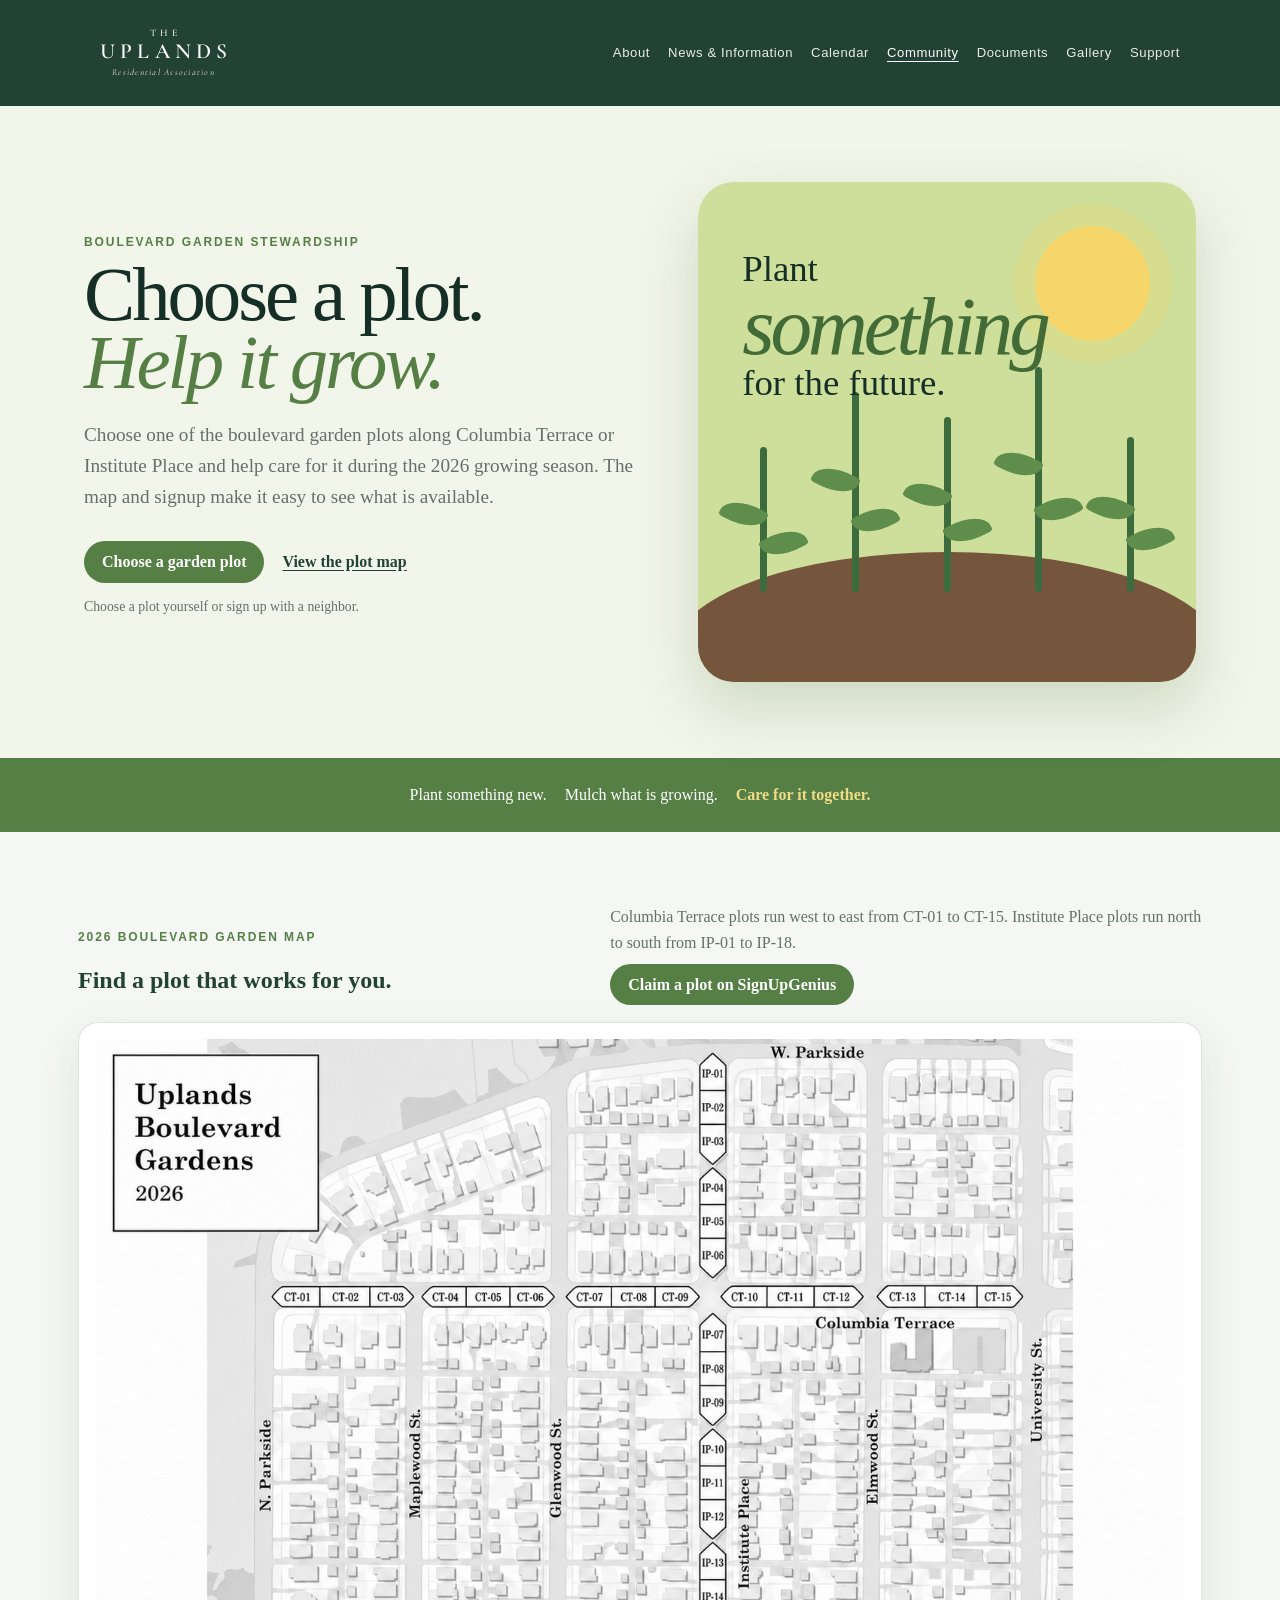
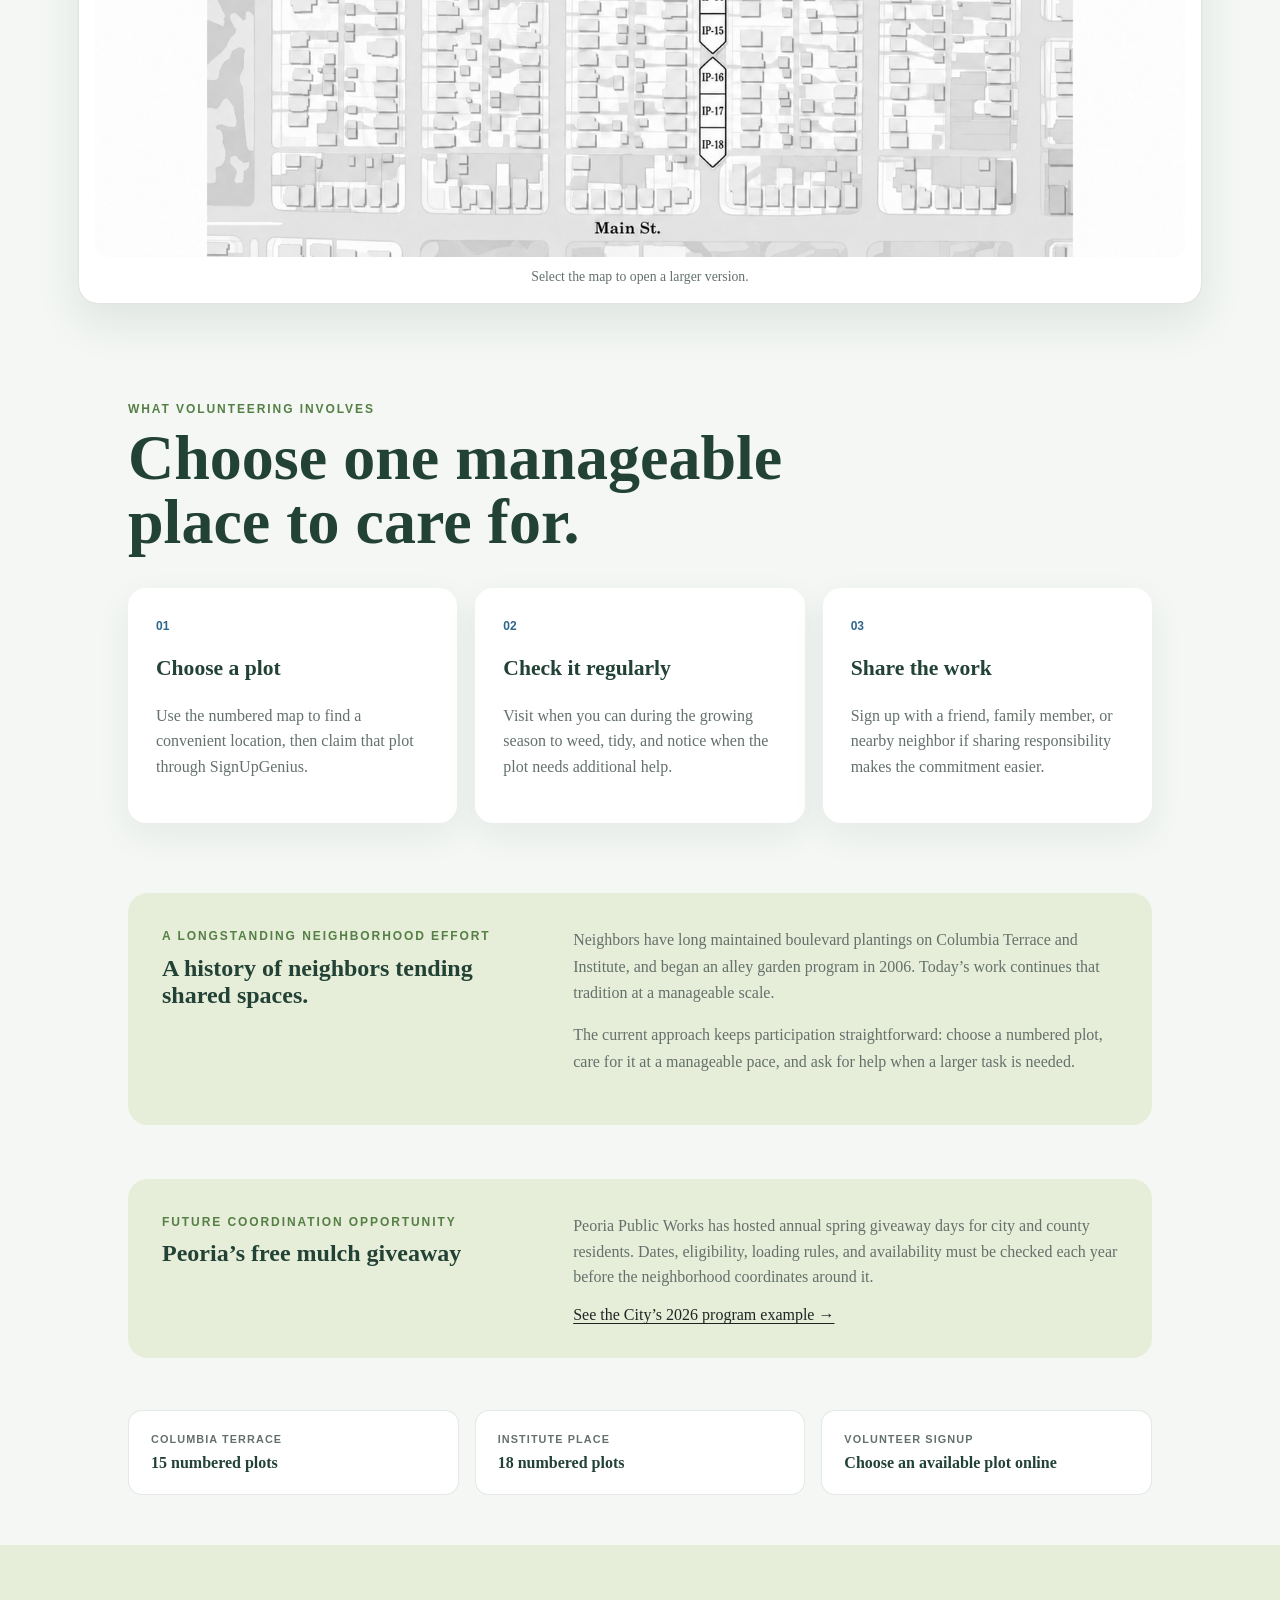
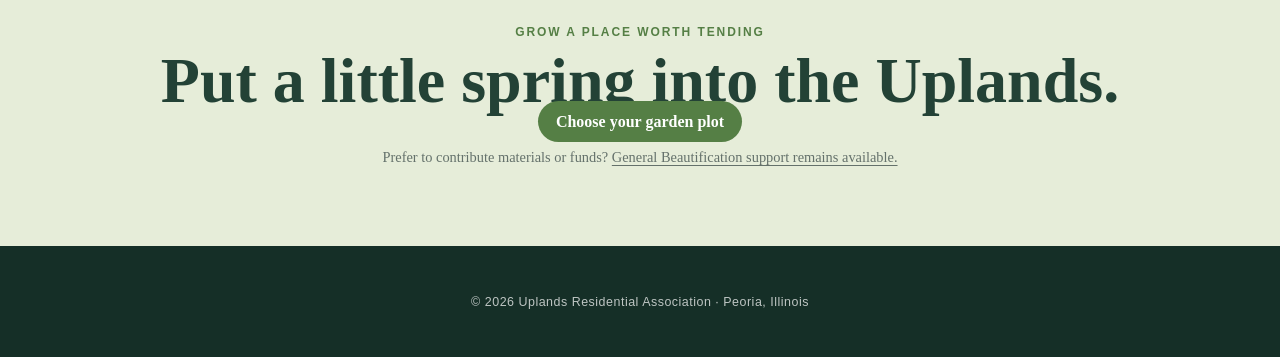
<file: garden-campaign.html>
<!doctype html>
<html lang="en">
<head>
  <meta charset="utf-8" />
  <meta name="viewport" content="width=device-width, initial-scale=1" />
  <title>Garden Volunteers · The Uplands</title>
  <link rel="canonical" href="https://theuplandspeoria.org/garden.html" />
  <script>window.location.replace(`garden.html${window.location.hash}`);</script>
</head>
<body>
  <p>The garden volunteer page has moved to <a href="garden.html">the Uplands garden page</a>.</p>
</body>
</html>
</file>
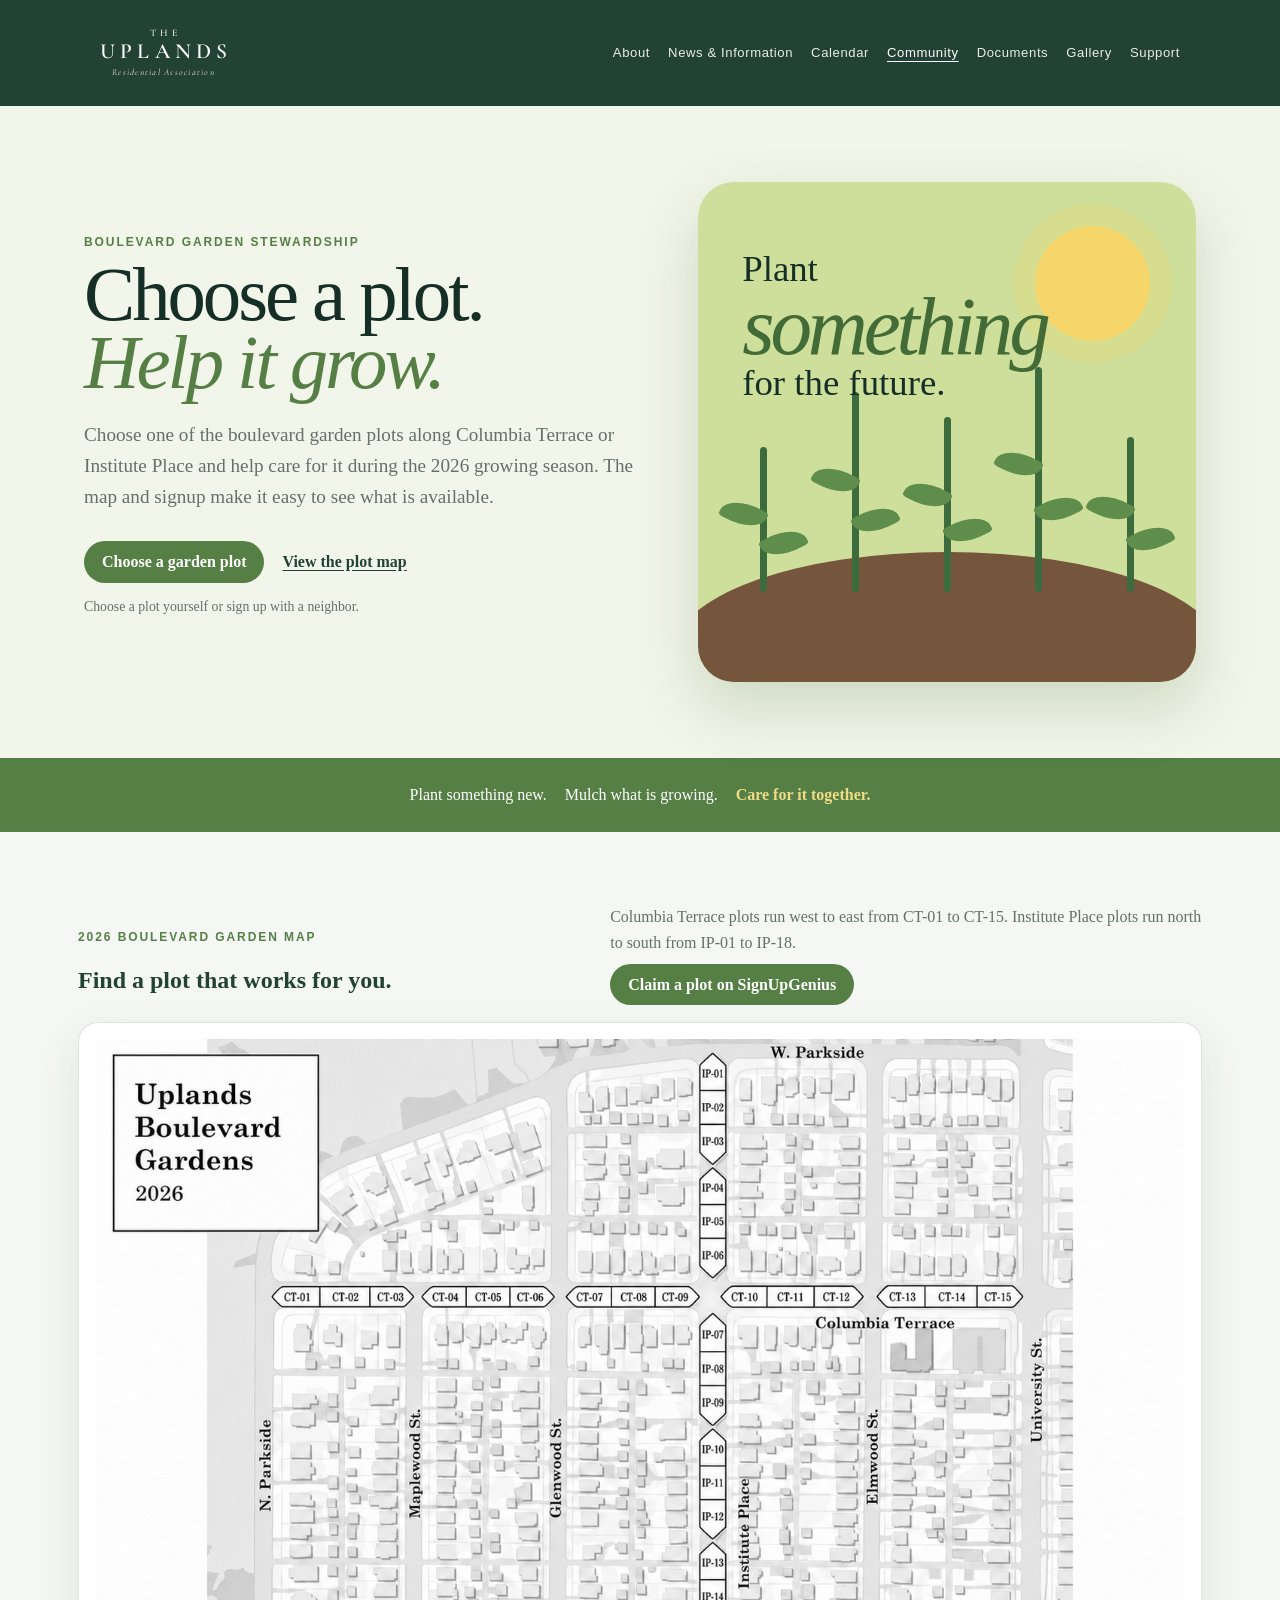
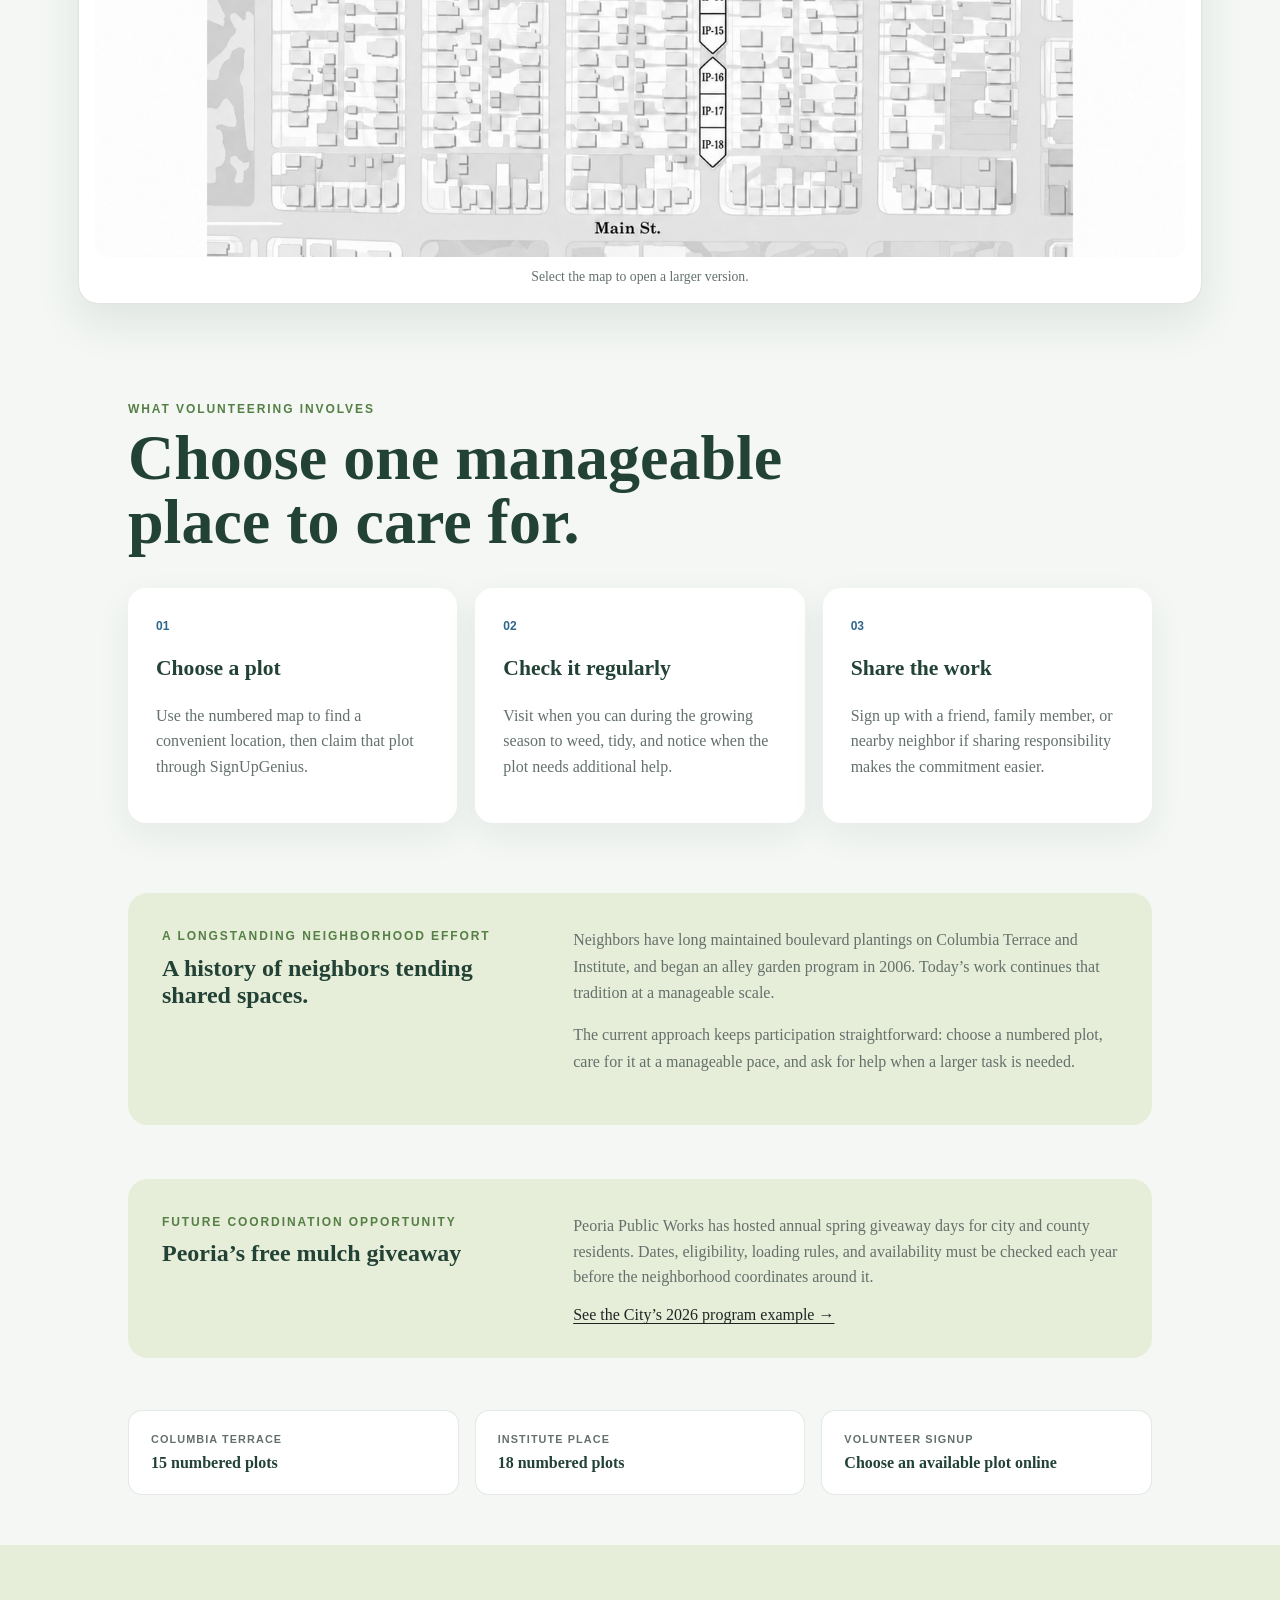
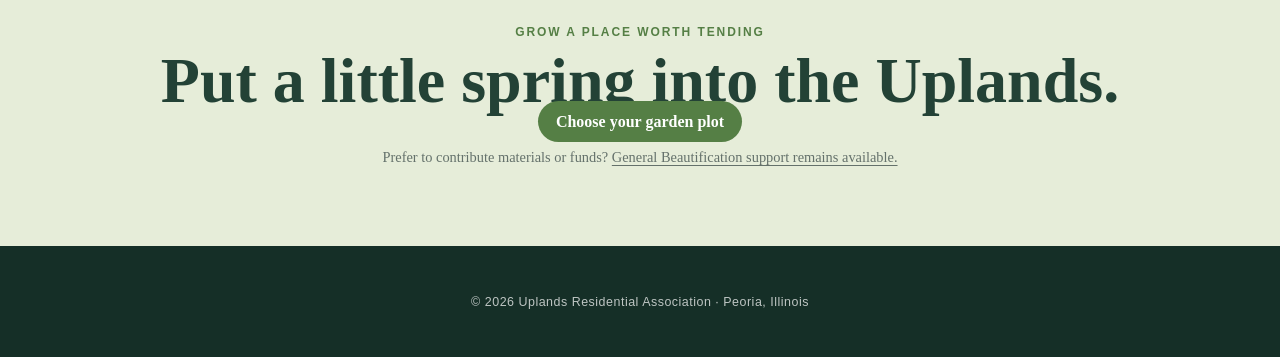
<file: garden.html>
<!doctype html>
<html lang="en">
<head>
  <meta charset="utf-8" />
  <meta name="viewport" content="width=device-width, initial-scale=1" />
  <title>Uplands Boulevard Garden Volunteers</title>
  <meta name="description" content="Choose an Uplands boulevard garden plot and volunteer to help care for it during the 2026 growing season." />
  <link rel="stylesheet" href="styles.css?v=20260724-1" />
</head>
<body class="campaign-body campaign-body--garden">
  <header class="page-header">
    <nav>
      <a class="brand" href="index.html">
        <span class="brand-logo" aria-label="The Uplands Residential Association">
          <span class="brand-logo-the">THE</span>
          <span class="brand-logo-name">UPLANDS</span>
          <span class="brand-logo-sub">Residential Association</span>
        </span>
      </a>
      <div class="nav-links">
        <a href="about.html">About</a>
        <a href="community.html">Community</a>
        <a href="services.html">Services</a>
        <a href="documents.html">Documents</a>
        <a href="association-overview.html">Association</a>
        <a href="gallery.html">Gallery</a>
        <a href="support.html">Support</a>
        <a href="contact.html">Contact</a>
      </div>
    </nav>
  </header>

  <main class="campaign campaign--garden">
    <section class="campaign-hero garden-hero">
      <div class="campaign-copy">
        <p class="campaign-kicker">Boulevard Garden Stewardship</p>
        <h1>Choose a plot.<br><em>Help it grow.</em></h1>
        <p class="campaign-lede">
          Choose one of the boulevard garden plots along Columbia Terrace or
          Institute Place and help care for it during the 2026 growing season.
          The map and signup make it easy to see what is available.
        </p>
        <div class="campaign-actions">
          <a class="button campaign-button campaign-button--garden" href="https://www.signupgenius.com/go/20F0D4DADA82CA0FDCF8-65076888-gardening" target="_blank" rel="noopener noreferrer">Choose a garden plot</a>
          <a href="#garden-map">View the plot map</a>
        </div>
        <p class="campaign-payment-note">Choose a plot yourself or sign up with a neighbor.</p>
      </div>

      <div class="garden-poster" aria-hidden="true">
        <div class="garden-sun"></div>
        <div class="garden-stems">
          <i></i><i></i><i></i><i></i><i></i>
        </div>
        <div class="garden-poster-copy">
          <span>Plant</span>
          <strong>something</strong>
          <span>for the future.</span>
        </div>
        <div class="garden-soil"></div>
      </div>
    </section>

    <section class="garden-refrain">
      <span>Plant something new.</span>
      <span>Mulch what is growing.</span>
      <strong>Care for it together.</strong>
    </section>

    <section class="garden-map-section" id="garden-map">
      <div class="garden-map-intro">
        <div>
          <p class="campaign-kicker">2026 boulevard garden map</p>
          <h2>Find a plot that works for you.</h2>
        </div>
        <div>
          <p>Columbia Terrace plots run west to east from CT-01 to CT-15. Institute Place plots run north to south from IP-01 to IP-18.</p>
          <a class="button campaign-button campaign-button--garden" href="https://www.signupgenius.com/go/20F0D4DADA82CA0FDCF8-65076888-gardening" target="_blank" rel="noopener noreferrer">Claim a plot on SignUpGenius</a>
        </div>
      </div>
      <figure class="garden-map-card">
        <a href="assets/images/uplands-garden-plot-map-2026-v3.png" target="_blank" rel="noopener noreferrer">
          <img src="assets/images/uplands-garden-plot-map-2026-v3.png" alt="Map of Uplands boulevard garden plots CT-01 through CT-15 and IP-01 through IP-18" />
        </a>
        <figcaption>Select the map to open a larger version.</figcaption>
      </figure>
    </section>

    <section class="campaign-details" id="garden-help">
      <div>
        <p class="campaign-kicker">What volunteering involves</p>
        <h2>Choose one manageable place to care for.</h2>
      </div>
      <div class="campaign-detail-grid">
        <article>
          <span>01</span>
          <h3>Choose a plot</h3>
          <p>Use the numbered map to find a convenient location, then claim that plot through SignUpGenius.</p>
        </article>
        <article>
          <span>02</span>
          <h3>Check it regularly</h3>
          <p>Visit when you can during the growing season to weed, tidy, and notice when the plot needs additional help.</p>
        </article>
        <article>
          <span>03</span>
          <h3>Share the work</h3>
          <p>Sign up with a friend, family member, or nearby neighbor if sharing responsibility makes the commitment easier.</p>
        </article>
      </div>
    </section>

    <section class="garden-legacy">
      <div>
        <p class="campaign-kicker">A longstanding neighborhood effort</p>
        <h2>A history of neighbors tending shared spaces.</h2>
      </div>
      <div>
        <p>Neighbors have long maintained boulevard plantings on Columbia Terrace and Institute, and began an alley garden program in 2006. Today’s work continues that tradition at a manageable scale.</p>
        <p>The current approach keeps participation straightforward: choose a numbered plot, care for it at a manageable pace, and ask for help when a larger task is needed.</p>
      </div>
    </section>

    <section class="mulch-callout">
      <div>
        <p class="campaign-kicker">Future coordination opportunity</p>
        <h2>Peoria’s free mulch giveaway</h2>
      </div>
      <div>
        <p>
          Peoria Public Works has hosted annual spring giveaway days for city and
          county residents. Dates, eligibility, loading rules, and availability
          must be checked each year before the neighborhood coordinates around it.
        </p>
        <a href="https://www.peoriagov.org/CivicAlerts.aspx?AID=1786" target="_blank" rel="noopener noreferrer">See the City’s 2026 program example →</a>
      </div>
    </section>

    <section class="garden-facts">
      <div>
        <span>Columbia Terrace</span>
        <strong>15 numbered plots</strong>
      </div>
      <div>
        <span>Institute Place</span>
        <strong>18 numbered plots</strong>
      </div>
      <div>
        <span>Volunteer signup</span>
        <strong>Choose an available plot online</strong>
      </div>
    </section>

    <section class="campaign-closing campaign-closing--garden">
      <p class="campaign-kicker">Grow a place worth tending</p>
      <h2>Put a little spring into the Uplands.</h2>
      <a class="button campaign-button campaign-button--garden" href="https://www.signupgenius.com/go/20F0D4DADA82CA0FDCF8-65076888-gardening" target="_blank" rel="noopener noreferrer">Choose your garden plot</a>
      <p class="optional-support-link">Prefer to contribute materials or funds? <a href="support.html#one-time">General Beautification support remains available.</a></p>
    </section>
  </main>

  <footer>
    <p>© <span data-current-year>2026</span> Uplands Residential Association · Peoria, Illinois</p>
  </footer>
  <script src="script.js?v=20260724-1"></script>
</body>
</html>
</file>
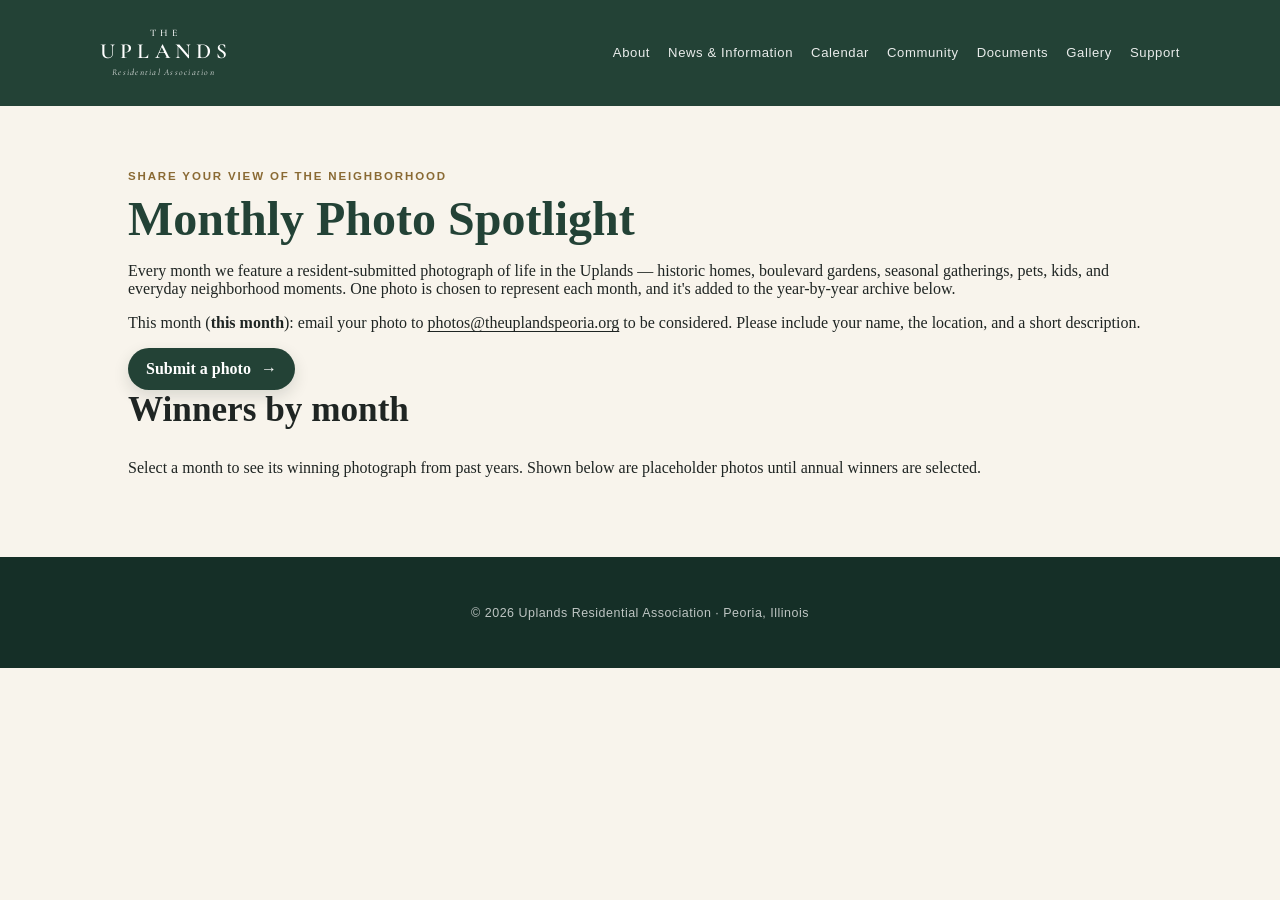
<file: photo-submissions.html>
<!doctype html>
<html lang="en">
<head>
  <meta charset="utf-8" />
  <meta name="viewport" content="width=device-width, initial-scale=1" />
  <title>Photo Submissions · The Uplands</title>
  <meta name="description" content="Submit your Uplands photographs for the monthly spotlight and browse past winners by month." />
  <link rel="stylesheet" href="styles.css?v=20260812-3" />
</head>
<body>
  <header class="page-header">
    <nav>
      <a class="brand" href="index.html">
        <span class="brand-logo" aria-label="The Uplands Residential Association">
          <span class="brand-logo-the">THE</span>
          <span class="brand-logo-name">UPLANDS</span>
          <span class="brand-logo-sub">Residential Association</span>
        </span>
      </a>
      <div class="nav-links">
        <a href="about.html">About</a>
        <a href="community.html">Community</a>
        <a href="services.html">Services</a>
        <a href="documents.html">Documents</a>
        <a href="association-overview.html">Association</a>
        <a href="gallery.html" class="active">Gallery</a>
        <a href="support.html">Support</a>
        <a href="contact.html">Contact</a>
      </div>
    </nav>
  </header>

  <main class="section photo-submissions-page">
    <header class="photo-submissions-intro">
      <p class="section-kicker">Share your view of the neighborhood</p>
      <h1 class="page-title">Monthly Photo Spotlight</h1>
      <p>Every month we feature a resident-submitted photograph of life in the Uplands — historic homes, boulevard gardens, seasonal gatherings, pets, kids, and everyday neighborhood moments. One photo is chosen to represent each month, and it's added to the year-by-year archive below.</p>
      <p>This month (<strong data-current-month>this month</strong>): email your photo to <a href="mailto:photos@theuplandspeoria.org">photos@theuplandspeoria.org</a> to be considered. Please include your name, the location, and a short description.</p>
      <a class="document-link" href="mailto:photos@theuplandspeoria.org">Submit a photo <span aria-hidden="true">→</span></a>
    </header>

    <section class="month-archive" aria-labelledby="month-archive-title">
      <h2 id="month-archive-title" class="month-archive-heading">Winners by month</h2>
      <p class="month-archive-subtitle">Select a month to see its winning photograph from past years. Shown below are placeholder photos until annual winners are selected.</p>
      <div class="month-grid" data-month-grid></div>
    </section>
  </main>

  <footer>
    <p>© <span data-current-year>2026</span> Uplands Residential Association · Peoria, Illinois</p>
  </footer>
  <script src="script.js?v=20260812-3"></script>
</body>
</html>
</file>
<file: styles.css>
@import url("https://fonts.googleapis.com/css2?family=Cormorant+Garamond:ital,wght@0,400;0,500;0,600;1,400&family=Lobster&family=Oswald:wght@500;600;700&display=swap");

:root {
  --green: #234236;
  --green-dark: #152f27;
  --gold: #c8a96a;
  --light-green: #eaf1ec;
  --cream: #f8f4ec;
  --ink: #1f2523;
  --muted: #64716b;
  --card: #ffffff;
}

/* Public neighborhood calendar */
.calendar-page {
  max-width: 1180px;
}

.calendar-shell {
  min-height: 660px;
  margin-top: 38px;
  overflow: hidden;
  border: 1px solid rgba(45, 70, 54, .16);
  border-radius: 24px;
  background: #fff;
  box-shadow: 0 18px 50px rgba(39, 56, 43, .09);
}

.calendar-frame {
  display: block;
  width: 100%;
  min-height: 660px;
  border: 0;
}

.calendar-placeholder {
  display: grid;
  min-height: 660px;
  padding: 48px 24px;
  place-content: center;
  text-align: center;
}

.calendar-placeholder h2 {
  margin-bottom: 10px;
}

.calendar-placeholder p {
  margin: 0;
  color: var(--muted);
}

.calendar-note {
  margin-top: 28px;
  padding: 28px 32px;
  border-radius: 18px;
  background: var(--cream, #f4f0e6);
}

.calendar-note h2 {
  margin-top: 0;
}

.calendar-note p {
  margin-bottom: 0;
}

@media (max-width: 720px) {
  .calendar-shell,
  .calendar-frame,
  .calendar-placeholder {
    min-height: 620px;
  }

  .calendar-shell {
    border-radius: 16px;
  }
}

* {
  box-sizing: border-box;
}

body {
  margin: 0;
  font-family: Georgia, "Times New Roman", serif;
  color: var(--ink);
  background: var(--cream);
  -webkit-font-smoothing: antialiased;
}

a {
  color: inherit;
  text-underline-offset: 3px;
}

a:focus-visible,
button:focus-visible {
  outline: 3px solid var(--gold);
  outline-offset: 4px;
}

.hero {
  min-height: 72vh;
  background-size: cover;
  background-position: center;
  color: white;
  padding: 28px;
  position: relative;
  isolation: isolate;
}

.hero--home {
  background-image:
    linear-gradient(rgba(20, 38, 31, 0.72), rgba(20, 38, 31, 0.78)),
    url("assets/images/gallery/porch-light.jpg");
  min-height: min(860px, 92vh);
  background-position: center 42%;
}

.hero--about {
  background-image:
    linear-gradient(rgba(20, 38, 31, 0.72), rgba(20, 38, 31, 0.78)),
    url("assets/images/gallery/blue-door.jpg");
}

.hero--community {
  background-image:
    linear-gradient(rgba(20, 38, 31, 0.72), rgba(20, 38, 31, 0.78)),
    url("assets/images/gallery/plant-drop-house.jpg");
}

.hero-page {
  min-height: 44vh;
}

.page-header {
  background: var(--green);
  color: white;
  padding: 28px;
}

nav {
  display: flex;
  justify-content: space-between;
  gap: 24px;
  align-items: center;
  max-width: 1080px;
  margin: 0 auto;
  position: relative;
  z-index: 5;
}

.brand {
  text-decoration: none;
  color: inherit;
  flex-shrink: 0;
}

.brand-logo {
  display: flex;
  flex-direction: column;
  align-items: center;
  font-family: "Cormorant Garamond", Georgia, serif;
  font-weight: 500;
  line-height: 1.08;
  text-align: center;
}

.brand-logo-the {
  font-size: .62rem;
  letter-spacing: .42em;
  text-transform: uppercase;
  font-weight: 500;
  margin-right: -.42em;
}

.brand-logo-name {
  font-size: 1.35rem;
  letter-spacing: .24em;
  text-transform: uppercase;
  font-weight: 600;
  margin-right: -.24em;
  margin-top: 1px;
}

.brand-logo-sub {
  font-size: .56rem;
  letter-spacing: .14em;
  font-weight: 400;
  font-style: italic;
  margin-top: 5px;
  opacity: .9;
}

.nav-links {
  display: flex;
  gap: 18px;
  flex-wrap: wrap;
  align-items: center;
}

.nav-links a,
.nav-highlights summary {
  text-decoration: none;
  opacity: .9;
  padding: 8px 0;
  font-family: Arial, Helvetica, sans-serif;
  font-size: .82rem;
  letter-spacing: .045em;
}

.nav-links a:hover,
.nav-links a.active,
.nav-highlights summary:hover,
.nav-highlights.active summary {
  opacity: 1;
  text-decoration: underline;
  text-underline-offset: 4px;
}

.info-jump {
  margin: 34px 0;
  padding: 14px 18px;
  display: flex;
  gap: 18px;
  flex-wrap: wrap;
  border: 1px solid rgba(35,66,54,.12);
  border-radius: 14px;
  background: white;
}

.info-jump a {
  color: var(--green);
  font-weight: 700;
}

.info-current {
  display: grid;
  grid-template-columns: 1.2fr .8fr;
  gap: 18px;
  margin-top: 34px;
  margin-bottom: 26px;
}

.info-current-lead {
  padding: 34px;
  border-radius: 20px;
  background: #fff8e8;
  border: 1px solid rgba(164,82,56,.16);
}

.info-current-lead h2 {
  color: var(--green);
  font-size: 2rem;
}

.info-current-lead > p:not(.status-label) {
  color: var(--muted);
  line-height: 1.6;
}

.info-current-side {
  display: grid;
  gap: 18px;
}

.info-current-side a {
  padding: 24px;
  display: flex;
  flex-direction: column;
  border-radius: 16px;
  color: white;
  background: var(--green);
  text-decoration: none;
}

.info-current-side a:last-child {
  background: #2f668d;
}

.info-current-side span {
  font: 700 .68rem/1.2 Arial, Helvetica, sans-serif;
  letter-spacing: .12em;
  text-transform: uppercase;
  opacity: .7;
}

.info-current-side strong {
  margin: 8px 0;
  font-size: 1.25rem;
}

.info-current-side small {
  line-height: 1.45;
  opacity: .8;
}

.info-section {
  padding: 54px 0;
  display: grid;
  grid-template-columns: .65fr 1.35fr;
  gap: 60px;
  border-top: 1px solid rgba(35,66,54,.14);
}

.info-section h2 {
  margin: 8px 0 0;
  color: var(--green);
  font-size: 2.2rem;
}

.info-section p {
  color: var(--muted);
  line-height: 1.65;
}

.info-link-cards {
  display: grid;
  gap: 10px;
}

.info-link-cards a {
  position: relative;
  padding: 18px;
  padding-right: 48px;
  display: flex;
  justify-content: space-between;
  gap: 18px;
  border-radius: 12px;
  color: var(--green);
  background: #dfeae2;
  border: 1px solid rgba(35, 66, 54, .24);
  box-shadow: 0 4px 12px rgba(35, 66, 54, .06);
  text-decoration: none;
  transition: transform .18s ease, background-color .18s ease,
    border-color .18s ease, box-shadow .18s ease;
}

.info-link-cards a::after {
  content: "→";
  position: absolute;
  right: 18px;
  top: 50%;
  transform: translateY(-50%);
  font-size: 1.15rem;
  font-weight: 700;
}

.info-link-cards a:hover,
.info-link-cards a:focus-visible {
  transform: translateY(-2px);
  background: #d4e3d8;
  border-color: rgba(35, 66, 54, .42);
  box-shadow: 0 9px 20px rgba(35, 66, 54, .12);
}

.info-link-cards span {
  color: #46564f;
}

.resident-info {
  padding-top: 54px;
  border-top: 1px solid rgba(35,66,54,.14);
}

.resident-info-grid {
  display: grid;
  grid-template-columns: repeat(3,1fr);
  gap: 18px;
}

.resident-info-grid article {
  padding: 26px;
  border-radius: 16px;
  background: white;
  border: 1px solid rgba(35,66,54,.24);
  box-shadow: 0 6px 18px rgba(35, 66, 54, .07);
}

.resident-info-grid h3 {
  color: var(--green);
}

.resident-info-grid p {
  color: var(--muted);
  line-height: 1.6;
}

.resident-info-grid article > a {
  display: inline-block;
  margin-top: 6px;
  padding: 9px 13px;
  color: white;
  background: var(--green);
  border: 1px solid var(--green);
  border-radius: 9px;
  font-weight: 700;
  line-height: 1.3;
  text-decoration: none;
  transition: transform .18s ease, background-color .18s ease,
    box-shadow .18s ease;
}

.resident-info-grid article > a:hover,
.resident-info-grid article > a:focus-visible {
  transform: translateY(-1px);
  background: var(--green-dark);
  box-shadow: 0 7px 16px rgba(21, 47, 39, .2);
}

.community-hub-grid article {
  display: flex;
  flex-direction: column;
  border-top-width: 5px;
}

.community-hub-grid article > a {
  align-self: stretch;
  width: 100%;
  margin-top: auto;
  box-sizing: border-box;
  text-align: center;
}

.community-hub-grid #picnic {
  background: linear-gradient(145deg, #fff8e8, #f7e7bd);
  border-color: #d26542;
}

.community-hub-grid #garage-sale {
  background: linear-gradient(145deg, #e4f2ee, #cce5de);
  border-color: #499487;
}

.community-hub-grid #garden-stewardship {
  background: linear-gradient(145deg, #f2f5e9, #e2edc8);
  border-color: #557f45;
}

.community-hub-grid #halloween {
  background: linear-gradient(145deg, #f1e8f3, #f7dfc7);
  border-color: #6b382c;
  box-shadow: inset 0 5px 0 #412b4f, 0 6px 18px rgba(65, 43, 79, .1);
}

.community-hub-grid #snow-removal {
  background: linear-gradient(145deg, #e5f1f7, #f8fbfd);
  border-color: #2f668d;
}

.community-hub-grid #block-parties {
  background: linear-gradient(145deg, #fff8e8, #efe2c8);
  border-color: #987437;
}

.community-hub-grid #welcoming-committee {
  background: linear-gradient(145deg, #fff4a8, #f7c7a9);
  border-color: #d26835;
}

.community-hub-grid #block-captains {
  background: linear-gradient(145deg, #f4f5f3, #e5e7e4);
  border-color: #7a817d;
}

.resident-info--news .resident-info-grid article:nth-child(1) {
  background: linear-gradient(145deg, #f0f5e9, #e5eedc);
  border-color: #597548;
}

.resident-info--news .resident-info-grid article:nth-child(2) {
  background: linear-gradient(145deg, #fff8e8, #f3e8cc);
  border-color: #987437;
}

.resident-info--news .resident-info-grid article:nth-child(3) {
  background: linear-gradient(145deg, #eef5f8, #e2edf2);
  border-color: #465a64;
}

.resident-info--news .resident-info-grid article:nth-child(4) {
  background: linear-gradient(145deg, #e8f3f8, #dcecf3);
  border-color: #2f668d;
}

.resident-info--news .resident-info-grid article:nth-child(5) {
  background: linear-gradient(145deg, #f8eee1, #f1e3d2);
  border-color: #8a6a34;
}

.resident-info--news .resident-info-grid article {
  display: flex;
  flex-direction: column;
}

.resident-info--news .resident-info-grid article > a {
  align-self: stretch;
  width: 100%;
  margin-top: auto;
  box-sizing: border-box;
  text-align: center;
}

.legacy-note {
  margin-top: 44px;
  padding: 22px;
  border-left: 4px solid #987437;
  color: var(--muted);
  background: #fff8e8;
  line-height: 1.6;
}

.legacy-note strong {
  display: block;
  color: var(--green);
}

.history-page {
  max-width: 1040px;
  margin: 0 auto;
  padding: 80px 28px;
}

.history-intro {
  max-width: 860px;
  margin-bottom: 54px;
}

.history-intro h1 {
  color: var(--green);
  font-size: clamp(3.5rem,8vw,7rem);
  font-weight: 500;
  letter-spacing: -.045em;
  line-height: .86;
}

.history-intro h1 em {
  color: #987437;
  font-weight: 500;
}

.history-intro blockquote {
  margin: 34px 0 8px;
  color: var(--muted);
  font-size: 1.35rem;
  font-style: italic;
  line-height: 1.5;
}

.history-intro cite {
  color: var(--green);
}

.history-wide-image {
  margin: 48px 0;
}

.history-wide-image img {
  display: block;
  width: 100%;
  max-height: 700px;
  object-fit: contain;
  border-radius: 18px;
  background: white;
}

.history-wide-image--landscape img {
  max-height: 560px;
}

.history-wide-image--rotated-map {
  display: grid;
  grid-template-rows: auto auto;
}

.history-wide-image--rotated-map img {
  width: 86.43%;
  max-height: none;
  margin: 0 auto;
  transform: rotate(-90deg);
}

.history-wide-image figcaption {
  margin-top: 10px;
  color: var(--muted);
  font-size: .88rem;
  text-align: center;
}

.history-chapter {
  padding: 48px 0;
  display: grid;
  grid-template-columns: 150px 1fr;
  gap: 42px;
  border-top: 1px solid rgba(35,66,54,.14);
}

.history-chapter > span {
  color: #987437;
  font: 700 .75rem/1.2 Arial, Helvetica, sans-serif;
  letter-spacing: .12em;
  text-transform: uppercase;
}

.history-chapter h2 {
  margin-top: 0;
  color: var(--green);
  font-size: 2rem;
}

.history-chapter p {
  color: var(--muted);
  line-height: 1.7;
}

.history-research-note {
  margin-top: 34px;
  padding: 34px;
  border-radius: 18px;
  background: var(--light-green);
}

.history-research-note h2 {
  color: var(--green);
}

.history-research-note p,
.history-credits {
  color: var(--muted);
  line-height: 1.65;
}

.history-credits {
  margin-top: 24px;
  padding: 24px 28px;
  border: 1px solid rgba(35,66,54,.12);
  border-radius: 18px;
  background: var(--card);
  color: var(--ink);
  font-size: .9rem;
  box-shadow: 0 10px 30px rgba(0,0,0,.06);
}

.garden-legacy {
  max-width: 1024px;
  margin: 0 auto 54px;
  padding: 34px;
  display: grid;
  grid-template-columns: .8fr 1.2fr;
  gap: 48px;
  border-radius: 20px;
  background: #e6edd9;
}

.garden-legacy h2 {
  margin: 8px 0 0;
  color: var(--green);
}

.garden-legacy p {
  margin-top: 0;
  color: var(--muted);
  line-height: 1.65;
}

.nav-highlights {
  position: relative;
}

.nav-highlights summary {
  cursor: pointer;
  list-style: none;
}

.nav-highlights summary::-webkit-details-marker {
  display: none;
}

.nav-highlights summary::after {
  content: "⌄";
  display: inline-block;
  margin-left: 5px;
  font-size: .85em;
  transition: transform .18s ease;
}

.nav-highlights[open] summary::after {
  transform: rotate(180deg);
}

.nav-highlights-menu {
  position: absolute;
  top: calc(100% + 10px);
  left: 50%;
  z-index: 20;
  width: 210px;
  padding: 10px;
  display: grid;
  gap: 2px;
  border: 1px solid rgba(35,66,54,.12);
  border-radius: 14px;
  color: var(--ink);
  background: white;
  box-shadow: 0 18px 44px rgba(13,30,24,.2);
  transform: translateX(-50%);
}

.nav-highlights-menu a {
  padding: 10px 12px;
  border-radius: 9px;
  opacity: 1;
}

.nav-highlights-menu a:hover,
.nav-highlights-menu a:focus-visible {
  color: var(--green);
  background: var(--light-green);
  text-decoration: none;
}

.hero-copy {
  max-width: 780px;
  margin: 110px auto 0;
  text-align: center;
}

.hero--home .hero-copy {
  margin-top: clamp(110px, 17vh, 180px);
}

.hero--home .hero-copy h1 {
  font-weight: 400;
  letter-spacing: -.035em;
  text-wrap: balance;
}

.hero--home .hero-copy h1 em {
  color: #f2dfb2;
  font-weight: 500;
}

.hero-page .hero-copy {
  margin-top: 64px;
}

.hero-copy h1 {
  color: white;
}

.hero-copy .hero-intro {
  font-size: 1.2rem;
  line-height: 1.55;
  color: rgba(255, 255, 255, 0.92);
  margin: 0;
}

.eyebrow {
  text-transform: uppercase;
  letter-spacing: .16em;
  font-size: .8rem;
  font-family: Arial, Helvetica, sans-serif;
  font-weight: 700;
  color: #f2dfb2;
}

h1 {
  font-size: clamp(2.4rem, 6vw, 5.6rem);
  line-height: .95;
  margin: 16px 0;
}

.page-title {
  font-size: clamp(2rem, 4vw, 3rem);
  line-height: 1.1;
  margin: 0 0 16px;
  color: var(--green);
}

.hero-copy p {
  font-size: 1.2rem;
  line-height: 1.55;
}

.buttons {
  margin-top: 28px;
  display: flex;
  justify-content: center;
  gap: 14px;
  flex-wrap: wrap;
}

.button {
  background: white;
  color: var(--green);
  padding: 12px 18px;
  border-radius: 999px;
  text-decoration: none;
  font-weight: 700;
  transition: transform 0.2s ease, box-shadow 0.2s ease, background 0.2s ease;
}

.nav-toggle {
  display: none;
}

.button-primary {
  padding: 14px 32px;
  font-size: 1.05rem;
  box-shadow: 0 6px 24px rgba(0, 0, 0, 0.28);
}

.button-primary:hover {
  transform: translateY(-2px);
  box-shadow: 0 10px 32px rgba(0, 0, 0, 0.34);
}

.button.secondary {
  background: transparent;
  color: white;
  border: 1px solid white;
}

.hero-secondary-link {
  margin: 14px 0 0;
  font-size: .95rem;
}

.hero-secondary-link a {
  color: rgba(255, 255, 255, 0.82);
  text-decoration: none;
  border-bottom: 1px solid rgba(255, 255, 255, 0.35);
}

.hero-secondary-link a:hover {
  color: white;
  border-bottom-color: rgba(255, 255, 255, 0.7);
}

.buttons--hero {
  margin-top: 32px;
}

.section {
  max-width: 1080px;
  margin: 0 auto;
  padding: 64px 28px;
}

.section h2 {
  font-size: 2.2rem;
  margin-top: 0;
}

.section-heading {
  display: grid;
  grid-template-columns: minmax(0, 1.3fr) minmax(260px, .7fr);
  gap: 48px;
  align-items: end;
  margin-bottom: 28px;
  padding-bottom: 22px;
  border-bottom: 1px solid rgba(35, 66, 54, .16);
}

.section-heading h2 {
  margin-bottom: 0;
  font-size: clamp(2rem, 4vw, 3rem);
  line-height: 1;
  color: var(--green);
}

.section-heading > p {
  margin: 0;
  color: var(--muted);
  line-height: 1.6;
}

.section-kicker {
  margin: 0 0 10px;
  color: #8a6a34;
  font: 700 .72rem/1.2 Arial, Helvetica, sans-serif;
  letter-spacing: .16em;
  text-transform: uppercase;
}

.section-link {
  margin-top: 24px;
  font-weight: 700;
  color: var(--green);
}

.current-section {
  padding-top: 72px;
}

.current-grid {
  display: grid;
  grid-template-columns: repeat(3, 1fr);
  gap: 18px;
}

.current-feature,
.current-item {
  min-height: 310px;
  display: flex;
  flex-direction: column;
  border-radius: 18px;
  padding: 28px;
}

.current-feature {
  color: white;
  background: var(--green);
  box-shadow: 0 18px 42px rgba(21, 47, 39, .18);
}

.current-item {
  background: var(--card);
  border: 1px solid rgba(35, 66, 54, .1);
  box-shadow: 0 12px 30px rgba(35, 66, 54, .07);
}

.current-item--picnic {
  background: #fff8e8;
  border-color: rgba(184, 76, 50, .16);
}

.current-item--garden {
  background: #f0f5e9;
  border-color: rgba(85, 127, 69, .18);
}

.current-item--documents {
  background: #eef5f8;
  border-color: rgba(47, 102, 141, .16);
}

.current-feature h3,
.current-item h3 {
  margin: 8px 0 12px;
  font-size: 1.45rem;
}

.current-feature p:not(.status-label) {
  color: rgba(255, 255, 255, .85);
}

.current-item p:not(.status-label) {
  color: var(--muted);
}

.current-feature p,
.current-item p {
  line-height: 1.55;
}

.status-label {
  margin: 0 0 8px;
  color: #987437;
  font: 700 .68rem/1.2 Arial, Helvetica, sans-serif;
  letter-spacing: .14em;
  text-transform: uppercase;
}

.current-feature .status-label {
  color: #f2dfb2;
}

.current-actions,
.view-actions {
  display: flex;
  align-items: center;
  gap: 16px;
  flex-wrap: wrap;
  margin-top: 22px;
}

.current-feature .current-actions,
.current-item .current-actions {
  margin-top: auto;
  padding-top: 22px;
}

.current-actions > a:not(.button),
.view-actions > a:not(.button) {
  font-weight: 700;
}

.current-item .button--dark {
  box-shadow: 0 6px 18px rgba(35,66,54,.14);
}

.current-item--picnic .status-label {
  color: #a95238;
}

.current-item--picnic .button--dark {
  background: #a95238;
}

.current-item--garden .status-label {
  color: #557f45;
}

.current-item--garden .button--dark {
  background: #557f45;
}

.current-item--documents .status-label {
  color: #2f668d;
}

.current-item--documents .button--dark {
  background: #2f668d;
}

.button--dark {
  display: inline-block;
  color: white;
  background: var(--green);
}

.current-feature .button--dark {
  color: var(--green);
  background: white;
}

.stewardship-note {
  margin-top: 20px;
  padding: 14px 16px;
  color: var(--green) !important;
  background: var(--light-green);
  border-radius: 10px;
  font-size: .92rem;
}

.document-link {
  --document-link-color: var(--green);
  display: inline-flex;
  align-items: center;
  gap: 10px;
  padding: 12px 18px;
  border-radius: 999px;
  color: white;
  background: var(--document-link-color);
  text-decoration: none;
  font-weight: 700;
  box-shadow: 0 6px 16px rgba(28, 46, 35, .14);
  transition: transform .2s ease, box-shadow .2s ease, filter .2s ease;
}

.document-link span {
  transition: transform .2s ease;
}

.document-link:hover,
.document-link:focus-visible {
  color: white;
  filter: brightness(.92);
  transform: translateY(-2px);
  box-shadow: 0 9px 22px rgba(28, 46, 35, .2);
}

.document-link:hover span,
.document-link:focus-visible span {
  transform: translateX(3px);
}

.document-link--overview {
  --document-link-color: #3f6570;
}

.document-link--history {
  --document-link-color: #8a5a3c;
}

.view-page {
  max-width: 980px;
}

.featured-view {
  margin: 42px 0;
}

.featured-view img {
  display: block;
  width: 100%;
  max-height: 640px;
  object-fit: cover;
  object-position: center;
  border-radius: 22px;
  box-shadow: 0 22px 56px rgba(21, 47, 39, .16);
}

.featured-view figcaption {
  margin-top: 12px;
  color: var(--muted);
  font-size: .9rem;
  font-style: italic;
  text-align: center;
}

.view-story {
  display: grid;
  grid-template-columns: 1fr 1fr;
  gap: 56px;
  align-items: start;
  padding: 28px 0 48px;
}

.view-story h2 {
  margin: 0;
  color: var(--green);
  font-size: clamp(2rem, 4vw, 3rem);
  line-height: 1;
}

.view-story p {
  color: var(--muted);
  line-height: 1.65;
}

.section-intro {
  color: var(--muted);
  font-size: 1.15rem;
  line-height: 1.6;
  max-width: 720px;
}

.cards {
  display: grid;
  grid-template-columns: repeat(3, minmax(0, 1fr));
  gap: 18px;
}

.card {
  background: var(--card);
  padding: 26px;
  border-radius: 18px;
  text-decoration: none;
  color: inherit;
  box-shadow: 0 10px 30px rgba(0,0,0,.06);
  transition: transform 0.2s ease, box-shadow 0.2s ease;
  border: 1px solid rgba(35, 66, 54, .08);
}

.card:hover {
  transform: translateY(-2px);
  box-shadow: 0 14px 36px rgba(0, 0, 0, .1);
}

.card--featured {
  background: linear-gradient(180deg, #eef6fb 0%, var(--card) 70%);
  border: 2px solid rgba(35, 66, 54, 0.18);
  box-shadow: 0 12px 34px rgba(35, 66, 54, 0.1);
}

.card--featured:hover {
  box-shadow: 0 16px 40px rgba(35, 66, 54, 0.14);
}

.card-cta {
  display: inline-block;
  margin-top: 12px;
  font-size: .9rem;
  font-weight: 700;
  color: var(--green);
}

.card h3 {
  margin-top: 0;
  color: var(--green);
  font-size: 1.3rem;
}

.card p,
.quick-links {
  color: var(--muted);
  line-height: 1.5;
}

.card-static {
  box-shadow: 0 10px 30px rgba(0,0,0,.06);
}

.suggested-contribution {
  margin-top: 20px;
  padding-top: 16px;
  border-top: 1px solid var(--light-green);
  color: var(--ink);
}

.content-block {
  background: var(--card);
  padding: 32px;
  border-radius: 18px;
  box-shadow: 0 10px 30px rgba(0,0,0,.06);
  margin-bottom: 24px;
}

.content-block h2 {
  font-size: 1.6rem;
  margin-top: 0;
  color: var(--green);
}

.content-block h3 {
  font-size: 1.15rem;
  margin: 28px 0 12px;
  color: var(--green);
}

.content-block p,
.content-block li {
  color: var(--muted);
  line-height: 1.6;
}

.content-block ul {
  padding-left: 1.2rem;
}

.content-block li + li {
  margin-top: 16px;
}

.placeholder-text {
  color: var(--muted);
  font-style: italic;
}

.content-block li .placeholder-text {
  display: block;
  margin-top: 6px;
}

.placeholder-note {
  font-size: .9rem;
  font-style: italic;
  color: var(--muted);
  border-left: 3px solid var(--light-green);
  padding-left: 14px;
  margin-top: 20px;
}

.external-note {
  font-size: .85rem;
  color: var(--muted);
  margin-top: 12px;
}

.recap-highlights,
.planning-list {
  list-style: none;
  padding-left: 0;
  margin: 0;
}

.recap-highlights li,
.planning-list li {
  padding: 10px 0;
  border-bottom: 1px solid var(--light-green);
}

.recap-highlights li:last-child,
.planning-list li:last-child {
  border-bottom: none;
}

.promo-hero {
  display: block;
  width: 100%;
  max-width: 900px;
  height: auto;
  margin: 0 auto 28px;
  border-radius: 12px;
  box-shadow: 0 10px 30px rgba(0, 0, 0, .08);
}

.service-promo-link {
  display: block;
  max-width: 900px;
  margin: 0 auto 20px;
  text-decoration: none;
  transition: transform 0.2s ease, box-shadow 0.2s ease;
}

.service-promo-link:hover .promo-hero,
.service-promo-link:focus-visible .promo-hero {
  transform: translateY(-2px);
  box-shadow: 0 14px 36px rgba(0, 0, 0, .12);
}

.service-promo-link .promo-hero {
  margin-bottom: 0;
}

.service-cta {
  text-align: center;
  margin: 0;
}

.service-callout {
  display: grid;
  grid-template-columns: 100px 1fr;
  gap: 20px;
  align-items: center;
  margin-top: 20px;
  padding: 20px;
  border-radius: 12px;
  border: 1px solid rgba(35, 66, 54, 0.14);
}

.service-callout--snow {
  background: linear-gradient(180deg, #eef6fb 0%, var(--light-green) 100%);
}

.service-callout-media {
  min-height: 88px;
  border-radius: 8px;
  background: rgba(255, 255, 255, 0.55);
  border: 1px dashed rgba(35, 66, 54, 0.22);
}

.service-callout-body h3 {
  margin: 0 0 8px;
  font-size: 1.1rem;
  color: var(--green);
}

.service-callout-body p {
  margin: 0 0 14px;
  color: var(--muted);
  line-height: 1.5;
}

.service-callout-body .button {
  display: inline-block;
}

/* Snow Removal Fund */
.visually-hidden {
  position: absolute;
  width: 1px;
  height: 1px;
  padding: 0;
  margin: -1px;
  overflow: hidden;
  clip: rect(0, 0, 0, 0);
  white-space: nowrap;
  border: 0;
}

.snow-fund-intro {
  text-align: center;
  margin-bottom: 32px;
}

.snow-fund-eyebrow {
  text-transform: uppercase;
  letter-spacing: .14em;
  font-size: .8rem;
  color: var(--green);
  font-weight: 700;
  margin: 0 0 8px;
}

.snow-fund-tagline {
  font-size: 1.2rem;
  color: var(--green);
  font-weight: 700;
  margin: 0;
}

.snow-fund-panel {
  background: linear-gradient(180deg, #eef6fb 0%, var(--card) 48%);
  border: 2px solid rgba(35, 66, 54, 0.14);
}

.snow-fund-layout {
  display: grid;
  grid-template-columns: minmax(220px, 1fr) minmax(280px, 1.1fr);
  gap: 36px;
  align-items: center;
}

.snow-fund-visual {
  text-align: center;
}

.snowman {
  width: min(220px, 100%);
  height: auto;
  margin: 0 auto 16px;
  display: block;
  filter: drop-shadow(0 8px 18px rgba(35, 66, 54, 0.12));
}

.snow-fund-visual p {
  color: var(--muted);
  line-height: 1.6;
  margin: 0;
  max-width: 320px;
  margin-inline: auto;
}

.snow-fund-progress {
  display: grid;
  grid-template-columns: auto 1fr;
  gap: 24px 32px;
  align-items: center;
}

.thermometer-wrap {
  display: flex;
  align-items: stretch;
  gap: 10px;
}

.thermometer {
  position: relative;
  width: 52px;
  height: 220px;
}

.thermometer-track {
  position: absolute;
  top: 0;
  left: 50%;
  transform: translateX(-50%);
  width: 28px;
  height: 168px;
  border: 3px solid #2f5f86;
  border-radius: 999px 999px 8px 8px;
  background: rgba(255, 255, 255, 0.85);
  overflow: hidden;
  box-shadow: inset 0 2px 8px rgba(47, 95, 134, 0.12);
}

.thermometer-fill {
  position: absolute;
  bottom: 0;
  left: 0;
  right: 0;
  height: var(--thermometer-fill, 0%);
  background: linear-gradient(180deg, #e85d4a 0%, #c0392b 100%);
  transition: height 0.4s ease;
}

.thermometer-bulb {
  position: absolute;
  bottom: 0;
  left: 50%;
  transform: translateX(-50%);
  width: 52px;
  height: 52px;
  border-radius: 50%;
  border: 3px solid #2f5f86;
  background: radial-gradient(circle at 35% 30%, #ff7a66, #c0392b);
  box-shadow: inset 0 -4px 8px rgba(0, 0, 0, 0.12);
}

.thermometer-scale {
  list-style: none;
  margin: 0;
  padding: 0;
  display: flex;
  flex-direction: column;
  justify-content: space-between;
  height: 220px;
  font-size: .85rem;
  font-weight: 700;
  color: #2f5f86;
}

.snow-fund-stats {
  margin: 0;
  display: grid;
  gap: 0;
}

.snow-fund-stat {
  display: grid;
  gap: 4px;
  padding: 14px 0;
  border-bottom: 1px solid var(--light-green);
}

.snow-fund-stat:last-child {
  border-bottom: none;
}

.snow-fund-stat dt {
  font-size: .8rem;
  text-transform: uppercase;
  letter-spacing: .08em;
  color: var(--green);
  font-weight: 700;
  margin: 0;
}

.snow-fund-stat dd {
  margin: 0;
  font-size: clamp(1.5rem, 3vw, 2rem);
  font-weight: 700;
  color: #1e4466;
  line-height: 1.1;
}

.snow-fund-stat--raised dd {
  color: #c0392b;
}

.snow-fund-cta {
  text-align: center;
  background: var(--card);
  border: 2px solid rgba(35, 66, 54, 0.14);
}

.snow-fund-cta-text {
  font-size: 1.15rem;
  color: var(--ink);
  margin: 0 0 24px;
  max-width: 520px;
  margin-inline: auto;
}

.button--snow-fund {
  background: var(--green);
  color: white;
  padding: 16px 36px;
  font-size: 1.05rem;
  letter-spacing: .04em;
  text-transform: uppercase;
  display: inline-block;
}

.button--snow-fund:hover {
  background: #1a3329;
}

.snow-fund-cta-note {
  font-size: .9rem;
  color: var(--muted);
  margin: 16px 0 0;
}

.garage-feature {
  display: block;
  max-width: 900px;
  margin: 0 auto 28px;
  border-radius: 12px;
  overflow: hidden;
  box-shadow: 0 10px 30px rgba(0, 0, 0, .08);
  text-decoration: none;
}

.garage-feature img {
  display: block;
  width: 100%;
  height: auto;
}

.gallery-caption {
  text-align: center;
  color: var(--muted);
  font-style: italic;
  margin: 0 0 20px;
}

.garage-gallery-grid {
  display: grid;
  grid-template-columns: repeat(3, 1fr);
  gap: 18px;
}

.garage-recap-line {
  text-align: center;
  color: var(--ink);
  margin: 0 0 8px;
}

.garage-gallery-cta {
  text-align: center;
  margin-top: 28px;
}

.support-banner {
  background: var(--green);
  color: white;
  max-width: none;
  padding: 56px 28px;
}

.support-banner-inner {
  max-width: 1080px;
  margin: 0 auto;
  text-align: center;
}

.support-banner h2 {
  font-size: clamp(1.8rem, 4vw, 2.6rem);
  margin: 0 0 16px;
  color: white;
}

.support-banner p {
  font-size: 1.15rem;
  line-height: 1.6;
  max-width: 640px;
  margin: 0 auto 24px;
  color: rgba(255, 255, 255, 0.92);
}

.donate-callout {
  padding: 36px;
  border-radius: 18px;
  margin-bottom: 24px;
  text-align: center;
}

.donate-callout--recurring {
  background: var(--light-green);
  border: 2px solid rgba(35, 66, 54, 0.32);
  margin-bottom: 32px;
}

.donate-callout--onetime {
  background: var(--card);
  border: 2px solid rgba(100, 113, 107, 0.5);
  box-shadow: 0 10px 30px rgba(0, 0, 0, .08);
}

.donate-callout--onetime h2 {
  color: var(--ink);
}

.donate-callout h2 {
  font-size: 1.6rem;
  margin: 0 0 12px;
  color: var(--green);
}

.donate-callout p {
  color: var(--muted);
  line-height: 1.6;
  max-width: 560px;
  margin: 0 auto 20px;
}

.donate-methods {
  list-style: none;
  padding: 0;
  margin: 0 auto 20px;
  max-width: 560px;
  text-align: left;
}

.donate-methods li {
  color: var(--muted);
  line-height: 1.6;
  margin-bottom: 12px;
}

.donate-methods li:last-child {
  margin-bottom: 0;
}

.donate-note {
  font-weight: 700;
  color: var(--green) !important;
}

.donate-disclaimer {
  font-size: 0.95rem;
  margin-top: 20px !important;
  margin-bottom: 0 !important;
}

.support-feature {
  text-align: center;
}

.support-feature p {
  max-width: 560px;
  margin: 0 auto 24px;
}

.support-feature .button {
  display: inline-block;
}

.donate-callout--primary {
  margin-bottom: 32px;
}

.donate-callout .placeholder-note {
  max-width: 560px;
  margin: 20px auto 0;
  text-align: left;
}

.donate-button {
  display: inline-block;
}

.paypal-subscribe {
  max-width: 400px;
  margin: 0 auto;
  display: flex;
  justify-content: center;
  flex-direction: column;
  align-items: center;
}

.recurring-options {
  display: grid;
  grid-template-columns: repeat(3, minmax(0, 1fr));
  gap: 18px;
  margin-top: 24px;
}

.recurring-option {
  display: flex;
  flex-direction: column;
  padding: 22px;
  border: 1px solid rgba(39, 82, 58, 0.18);
  border-radius: 18px;
  background: rgba(255, 255, 255, 0.74);
}

.recurring-option h3 {
  margin: 4px 0 10px;
}

.recurring-option p {
  margin-top: 0;
}

.recurring-option .paypal-subscribe {
  width: 100%;
  margin-top: auto;
  padding-top: 16px;
}

.recurring-option-amount {
  color: var(--green);
  font-size: 1.05rem;
  font-weight: 800;
  letter-spacing: 0.02em;
}

.paypal-link-button {
  display: block;
  width: 100%;
  margin-top: auto;
  padding: 13px 16px;
  box-sizing: border-box;
  border-radius: 999px;
  color: #173f35;
  background: #ffc439;
  box-shadow: 0 4px 12px rgba(21,47,39,.14);
  font: 700 1rem/1.2 Arial, Helvetica, sans-serif;
  text-align: center;
  text-decoration: none;
}

.donate-callout--onetime .paypal-link-button {
  max-width: 560px;
  margin: 8px auto 0;
}

.paypal-link-button:hover,
.paypal-link-button:focus-visible {
  background: #f2ba36;
  transform: translateY(-1px);
}

/* Seasonal campaigns */
.campaign-body {
  background: #f4f7f4;
}

.campaign {
  overflow: hidden;
}

.campaign-hero {
  max-width: 1180px;
  min-height: 650px;
  margin: 0 auto;
  padding: 76px 34px;
  display: grid;
  grid-template-columns: 1.05fr .95fr;
  gap: 64px;
  align-items: center;
}

.campaign-copy h1 {
  margin: 12px 0 24px;
  color: var(--green-dark);
  font-size: clamp(3rem, 6vw, 6rem);
  font-weight: 500;
  letter-spacing: -.04em;
  line-height: .88;
}

.campaign-copy h1 em {
  color: #2f668d;
  font-weight: 500;
}

.campaign-lede {
  max-width: 620px;
  color: var(--muted);
  font-size: 1.2rem;
  line-height: 1.6;
}

.campaign-kicker {
  margin: 0;
  color: #2f668d;
  font: 700 .75rem/1.2 Arial, Helvetica, sans-serif;
  letter-spacing: .16em;
  text-transform: uppercase;
}

.campaign-actions {
  display: flex;
  gap: 18px;
  align-items: center;
  flex-wrap: wrap;
  margin-top: 28px;
}

.campaign-actions > a:not(.button) {
  color: var(--green);
  font-weight: 700;
}

.campaign-button {
  color: white;
  background: #2f668d;
}

.campaign-payment-note {
  margin-top: 16px;
  color: var(--muted);
  font-size: .86rem;
}

.snow-campaign-art {
  position: relative;
  min-height: 510px;
  border-radius: 36px;
  overflow: hidden;
  background:
    radial-gradient(circle at 18% 18%, rgba(255,255,255,.95) 0 3px, transparent 4px),
    radial-gradient(circle at 76% 28%, rgba(255,255,255,.8) 0 4px, transparent 5px),
    radial-gradient(circle at 47% 12%, rgba(255,255,255,.7) 0 2px, transparent 3px),
    linear-gradient(160deg, #dceefa 0%, #8fc1dc 100%);
  box-shadow: 0 26px 60px rgba(47, 102, 141, .2);
}

.snow-campaign-art::after {
  content: "";
  position: absolute;
  left: -8%;
  right: -8%;
  bottom: -12%;
  height: 34%;
  border-radius: 50% 50% 0 0;
  background: #f8fbfd;
}

.css-snowman {
  position: absolute;
  left: 16%;
  bottom: 54px;
  width: 225px;
  height: 350px;
  z-index: 2;
}

.snowman-head,
.snowman-middle,
.snowman-base {
  position: absolute;
  left: 50%;
  border: 3px solid #b6ccd9;
  border-radius: 50%;
  background: #fbfdff;
  transform: translateX(-50%);
  box-shadow: inset -12px -8px 0 rgba(181, 208, 223, .28);
}

.snowman-head {
  top: 40px;
  width: 92px;
  height: 92px;
  z-index: 3;
}

.snowman-head::before,
.snowman-head::after {
  content: "";
  position: absolute;
  top: 31px;
  width: 7px;
  height: 7px;
  border-radius: 50%;
  background: var(--ink);
}

.snowman-head::before { left: 25px; }
.snowman-head::after { right: 25px; }

.snowman-head i {
  position: absolute;
  top: 47px;
  left: 46px;
  width: 34px;
  height: 12px;
  clip-path: polygon(0 0, 100% 50%, 0 100%);
  background: #dd7d32;
}

.snowman-middle {
  top: 112px;
  width: 142px;
  height: 142px;
  z-index: 2;
}

.snowman-middle::before,
.snowman-middle::after {
  content: "";
  position: absolute;
  left: 65px;
  width: 8px;
  height: 8px;
  border-radius: 50%;
  background: var(--ink);
}

.snowman-middle::before { top: 46px; }
.snowman-middle::after { top: 75px; }

.snowman-base {
  bottom: 0;
  width: 205px;
  height: 185px;
}

.snowman-hat {
  position: absolute;
  top: 11px;
  left: 67px;
  width: 92px;
  height: 52px;
  border-radius: 5px 5px 2px 2px;
  background: var(--green-dark);
  z-index: 5;
}

.snowman-hat::after {
  content: "";
  position: absolute;
  left: -20px;
  bottom: -5px;
  width: 132px;
  height: 12px;
  border-radius: 999px;
  background: var(--green-dark);
}

.snowman-arm {
  position: absolute;
  top: 165px;
  width: 90px;
  height: 6px;
  border-radius: 999px;
  background: #7b582c;
  z-index: 1;
}

.snowman-arm--left {
  left: -28px;
  transform: rotate(30deg);
}

.snowman-arm--right {
  right: -28px;
  transform: rotate(-30deg);
}

.campaign-thermometer {
  position: absolute;
  right: 12%;
  top: 76px;
  width: 86px;
  height: 345px;
  z-index: 3;
  text-align: center;
  font-family: Arial, Helvetica, sans-serif;
}

.campaign-thermometer-label {
  position: absolute;
  top: -35px;
  left: 50%;
  width: 120px;
  transform: translateX(-50%);
  color: #245574;
  font-size: .72rem;
  font-weight: 700;
  letter-spacing: .08em;
  text-transform: uppercase;
}

.campaign-thermometer-tube {
  position: absolute;
  top: 0;
  left: 28px;
  width: 30px;
  height: 275px;
  overflow: hidden;
  border: 4px solid #245574;
  border-bottom: 0;
  border-radius: 999px 999px 0 0;
  background: rgba(255,255,255,.78);
}

.campaign-thermometer-tube span {
  position: absolute;
  right: 0;
  bottom: 0;
  left: 0;
  height: var(--fund-level);
  background: #e15345;
}

.campaign-thermometer-bulb {
  position: absolute;
  bottom: 25px;
  left: 11px;
  width: 66px;
  height: 66px;
  border: 4px solid #245574;
  border-radius: 50%;
  background: #e15345;
}

.campaign-thermometer-status {
  position: absolute;
  top: 332px;
  left: 50%;
  width: 130px;
  transform: translateX(-50%);
  color: #245574;
  font-size: .7rem;
  font-weight: 700;
}

.snow-refrain {
  padding: 52px 28px;
  color: white;
  background: #245574;
  text-align: center;
}

.snow-refrain p {
  margin: 3px 0;
  font-size: clamp(1.2rem, 2.3vw, 1.65rem);
}

.snow-refrain strong {
  display: block;
  margin-top: 12px;
  color: #f5dc9a;
  font-size: clamp(2rem, 5vw, 4.5rem);
  line-height: 1;
}

.campaign-status,
.picnic-facts {
  max-width: 1080px;
  margin: 50px auto;
  padding: 0 28px;
  display: grid;
  grid-template-columns: repeat(3, 1fr);
  gap: 16px;
}

.campaign-status > div,
.picnic-facts > div {
  padding: 22px;
  border: 1px solid rgba(35,66,54,.12);
  border-radius: 14px;
  background: white;
}

.campaign-status span,
.picnic-facts span {
  display: block;
  margin-bottom: 8px;
  color: var(--muted);
  font: 700 .68rem/1.2 Arial, Helvetica, sans-serif;
  letter-spacing: .1em;
  text-transform: uppercase;
}

.campaign-status strong,
.picnic-facts strong {
  color: var(--green);
}

.campaign-details {
  max-width: 1080px;
  margin: 0 auto;
  padding: 70px 28px;
}

.campaign-details > div:first-child {
  max-width: 700px;
  margin-bottom: 34px;
}

.campaign-details h2,
.campaign-closing h2 {
  margin: 10px 0 0;
  color: var(--green);
  font-size: clamp(2.2rem, 5vw, 4rem);
  line-height: 1;
}

.campaign-detail-grid {
  display: grid;
  grid-template-columns: repeat(3, 1fr);
  gap: 18px;
}

.campaign-detail-grid article {
  padding: 28px;
  border-radius: 18px;
  background: white;
  box-shadow: 0 12px 34px rgba(35,66,54,.07);
}

.campaign-detail-grid article > span {
  color: #2f668d;
  font: 700 .75rem/1 Arial, Helvetica, sans-serif;
}

.campaign-detail-grid h3 {
  color: var(--green);
  font-size: 1.35rem;
}

.campaign-detail-grid p {
  color: var(--muted);
  line-height: 1.6;
}

.campaign-verification {
  max-width: 1024px;
  margin: 0 auto 72px;
  padding: 18px 22px;
  color: #465a64;
  border-left: 4px solid #2f668d;
  background: #e5f1f7;
  line-height: 1.55;
}

.campaign-closing {
  padding: 80px 28px;
  text-align: center;
  background: #e4f0f6;
}

.campaign-closing .button {
  margin-top: 28px;
}

.campaign-body--picnic {
  background: #f7f0e3;
}

.picnic-hero {
  position: relative;
  min-height: 720px;
  padding: 118px 28px 72px;
  overflow: hidden;
  color: #12325b;
  background:
    radial-gradient(circle at 50% 42%, rgba(255,255,255,.76), transparent 48%),
    #f7f0e3;
  text-align: center;
}

.picnic-hero-inner {
  position: relative;
  z-index: 4;
  max-width: 980px;
  margin: 0 auto;
}

.picnic-annual {
  margin: 0;
  color: #12325b;
  font: 700 clamp(3rem, 7vw, 6.2rem)/.9 "Oswald", Arial, sans-serif;
  letter-spacing: .04em;
  text-transform: uppercase;
}

.picnic-hero h1 {
  margin: -4px 0 0;
  line-height: .82;
}

.picnic-hero h1 span,
.picnic-hero h1 strong {
  display: block;
}

.picnic-hero h1 span {
  position: relative;
  z-index: 2;
  color: #285d24;
  font: 400 clamp(3rem, 10vw, 9rem)/.95 "Lobster", Georgia, serif;
  letter-spacing: -.035em;
}

.picnic-hero h1 strong {
  color: #d42020;
  font: 700 clamp(6.5rem, 16vw, 13rem)/.8 "Oswald", Arial, sans-serif;
  letter-spacing: -.055em;
  text-transform: none;
}

.picnic-recruiting {
  position: relative;
  z-index: 3;
  max-width: 1040px;
  margin: 24px auto 0;
  padding: 16px clamp(30px, 7vw, 72px);
  color: white;
  background: #12325b;
  box-shadow: 0 8px 0 rgba(18,50,91,.12);
  clip-path: polygon(3% 0, 97% 0, 100% 50%, 97% 100%, 3% 100%, 0 50%);
  font: 600 clamp(1.25rem, 3.2vw, 2.6rem)/1.08 "Oswald", Arial, sans-serif;
  letter-spacing: .015em;
}

.picnic-hero-date {
  margin: 20px 0 0;
  color: #285d24;
  font: 600 clamp(1.8rem, 4vw, 3.6rem)/1.1 "Oswald", Arial, sans-serif;
}

.picnic-hero-lede {
  margin: 18px auto 0;
  color: #43544e;
  font-size: 1.15rem;
  line-height: 1.5;
}

.picnic-hero-actions {
  justify-content: center;
  margin-top: 22px;
}

.picnic-button-secondary {
  color: #12325b;
  border: 2px solid #12325b;
  background: transparent;
}

.picnic-corner-notes {
  position: absolute;
  inset: 165px max(22px, calc((100vw - 1220px) / 2)) auto;
  z-index: 2;
  display: flex;
  justify-content: space-between;
  color: #285d24;
  font: 400 1.2rem/1.3 "Lobster", Georgia, serif;
  text-align: left;
}

.picnic-corner-notes span:last-child {
  color: #12325b;
  text-align: right;
}

.campaign--picnic .campaign-kicker {
  color: #b04e35;
}

.campaign--picnic .campaign-copy h1 em {
  color: #d26542;
}

.campaign-button--picnic {
  background: #b84c32;
}

.picnic-poster {
  position: relative;
  min-height: 500px;
  overflow: hidden;
  border-radius: 36px;
  border: 0;
  background: #efe5d4;
  box-shadow: none;
}

.picnic-pennants {
  position: absolute;
  inset: 0 -2% auto;
  z-index: 3;
  height: 96px;
  display: flex;
  justify-content: space-around;
  border-top: 4px solid #12325b;
  transform: rotate(-1deg);
}

.picnic-pennants i {
  display: block;
  width: clamp(38px, 6vw, 78px);
  height: clamp(58px, 8vw, 94px);
  clip-path: polygon(0 0, 100% 0, 50% 100%);
  background: #b9282b;
}

.picnic-pennants i:nth-child(2),
.picnic-pennants i:nth-child(5) {
  background: #2f6d2e;
}

.picnic-pennants i:nth-child(3) {
  background: #f3a712;
}

.picnic-pennants i:nth-child(4),
.picnic-pennants i:nth-child(6) {
  background: #12325b;
}

.picnic-sun {
  position: absolute;
  top: 58px;
  right: 55px;
  width: 125px;
  height: 125px;
  border-radius: 50%;
  background: #fff2a8;
  box-shadow: 0 0 0 22px rgba(255,242,168,.25);
}

.picnic-poster-copy {
  position: absolute;
  top: 112px;
  left: 30px;
  right: 30px;
  z-index: 4;
  color: #12325b;
  font-size: clamp(1.25rem, 2vw, 1.8rem);
  line-height: 1;
  text-align: center;
  text-transform: none;
}

.picnic-poster-copy span,
.picnic-poster-copy strong {
  display: block;
}

.picnic-poster-copy strong {
  margin: 2px 0;
  color: #c91d24;
  font-size: clamp(3.6rem, 6vw, 5.8rem);
  font-style: normal;
  font-weight: 600;
  letter-spacing: -.04em;
  text-transform: none;
}

.picnic-poster-art {
  position: absolute;
  left: 50%;
  bottom: -8px;
  z-index: 2;
  width: 118%;
  max-width: none;
  height: auto;
  transform: translateX(-50%);
}

.picnic-blanket {
  position: absolute;
  right: -10%;
  bottom: -18%;
  width: 88%;
  height: 55%;
  transform: rotate(-8deg);
  background-color: #f8eee1;
  background-image:
    linear-gradient(90deg, rgba(184,76,50,.72) 24%, transparent 24% 50%, rgba(184,76,50,.72) 50% 74%, transparent 74%),
    linear-gradient(rgba(184,76,50,.72) 24%, transparent 24% 50%, rgba(184,76,50,.72) 50% 74%, transparent 74%);
  background-size: 64px 64px;
}

.picnic-refrain {
  display: flex;
  justify-content: center;
  gap: 18px;
  flex-wrap: wrap;
  padding: 28px;
  color: white;
  background: #12325b;
  font-size: 1.05rem;
}

.picnic-refrain strong {
  color: #f5d77b;
}

.picnic-date {
  margin: 24px 0 0;
  color: #12325b;
  font-size: 1.35rem;
  font-weight: 700;
}

.picnic-date span {
  margin-right: 7px;
  color: #b84c32;
  font: 700 .72em/1 Arial, Helvetica, sans-serif;
  letter-spacing: .1em;
  text-transform: uppercase;
}

.picnic-section-intro {
  max-width: 660px;
  color: var(--muted);
  font-size: 1.08rem;
  line-height: 1.6;
}

.picnic-champion-grid {
  display: grid;
  grid-template-columns: repeat(4, 1fr);
  gap: 16px;
}

.picnic-champion-grid article {
  min-height: 330px;
  padding: 26px;
  display: flex;
  flex-direction: column;
  border: 1px solid rgba(18,50,91,.18);
  border-top: 6px solid #245a30;
  border-radius: 18px;
  background: #fffaf0;
  box-shadow: 0 10px 0 rgba(18,50,91,.05);
}

.picnic-role-icon {
  display: block;
  width: 108px;
  height: 108px;
  margin: -4px auto 8px;
  object-fit: contain;
}

.picnic-champion-grid article:nth-child(2) {
  border-top-color: #e46c20;
}

.picnic-champion-grid article:nth-child(3) {
  border-top-color: #12325b;
}

.picnic-champion-grid article:nth-child(4) {
  border-top-color: #c91d24;
}

.picnic-champion-grid h3 {
  min-height: 2.5em;
  margin: 8px 0 10px;
  color: #12325b;
  font: 600 1.35rem/1.15 "Oswald", Arial, sans-serif;
  line-height: 1.15;
}

.campaign--picnic .campaign-details h2,
.campaign--picnic .picnic-connect h2 {
  color: #12325b;
  font-family: "Oswald", Arial, sans-serif;
  font-weight: 600;
  letter-spacing: -.02em;
}

.picnic-champion-grid p {
  margin: 0 0 20px;
  color: var(--muted);
  line-height: 1.55;
}

.picnic-champion-grid strong {
  margin-top: auto;
  color: #b84c32;
  font-style: italic;
  line-height: 1.3;
}

.picnic-help-strip {
  max-width: 1080px;
  margin: 0 auto 76px;
  padding: 0 28px;
  display: grid;
  grid-template-columns: 1.25fr repeat(3, 1fr);
  gap: 12px;
}

.picnic-help-strip > div {
  padding: 24px;
  border-radius: 16px;
  color: white;
  background: #285d24;
}

.picnic-help-strip > div:first-child {
  color: white;
  background: #12325b;
}

.picnic-help-strip > div:nth-child(3) {
  background: #d42020;
}

.picnic-help-strip > div:nth-child(4) {
  color: #12325b;
  background: #f6c24d;
}

.picnic-help-icon {
  display: block;
  width: 72px;
  height: 72px;
  margin: -8px auto 10px;
  object-fit: contain;
}

.picnic-help-strip span,
.picnic-help-strip strong {
  display: block;
}

.picnic-help-strip span {
  margin-bottom: 8px;
  font: 700 .68rem/1.2 Arial, Helvetica, sans-serif;
  letter-spacing: .1em;
  text-transform: uppercase;
  opacity: .72;
}

.picnic-help-strip strong {
  font-size: 1.05rem;
}

.picnic-difference-banner {
  max-width: 1080px;
  margin: -44px auto 72px;
  padding: 12px 58px;
  display: flex;
  justify-content: center;
  gap: 22px;
  align-items: center;
  color: white;
  background: #285d24;
  clip-path: polygon(2% 0, 98% 0, 96% 50%, 98% 100%, 2% 100%, 4% 50%);
  font: 400 clamp(1.25rem, 3vw, 2.15rem)/1.15 "Lobster", Georgia, serif;
  text-align: center;
  text-shadow: 0 2px 0 rgba(0,0,0,.22);
}

.picnic-difference-star {
  flex: 0 0 auto;
  color: #f6c24d;
  font: 700 1.5em/1 Arial, sans-serif;
  text-shadow: 0 2px 0 #12325b;
}

.picnic-difference-copy {
  color: white;
  font: inherit;
}

.picnic-difference-banner strong {
  font-family: "Oswald", Arial, sans-serif;
  font-weight: 600;
}

.picnic-connect {
  max-width: 1080px;
  margin: 0 auto;
  padding: 72px 28px;
  display: grid;
  grid-template-columns: 1.1fr .9fr;
  gap: 50px;
  align-items: center;
  border-top: 1px solid rgba(35,66,54,.14);
}

.picnic-connect h2 {
  margin: 10px 0 18px;
  color: #12325b;
  font-size: clamp(2.2rem, 4.5vw, 3.7rem);
  line-height: 1;
}

.picnic-connect > div > p:not(.campaign-kicker) {
  color: var(--muted);
  line-height: 1.65;
}

.picnic-connect .button {
  margin-top: 14px;
}

.picnic-share-section {
  border-top: 0;
  border-bottom: 1px solid rgba(18,50,91,.14);
}

.picnic-share-actions {
  margin-top: 8px;
}

.picnic-share-actions .button {
  margin-top: 0;
}

.picnic-share-status {
  min-height: 1.5em;
  margin: 12px 0 0;
  color: #285d24;
  font-weight: 700;
}

.picnic-share {
  padding: 24px;
  display: grid;
  grid-template-columns: 140px 1fr;
  gap: 22px;
  align-items: center;
  border: 2px solid #12325b;
  border-radius: 20px;
  background: #fffaf0;
}

.picnic-share img {
  display: block;
  width: 140px;
  height: 140px;
  border: 8px solid white;
  background: white;
}

.picnic-share h3 {
  margin: 8px 0;
  color: #12325b;
  font: 600 1.35rem/1.2 "Oswald", Arial, sans-serif;
}

.picnic-share p:last-child {
  margin: 0;
  color: var(--muted);
  font-size: .9rem;
  line-height: 1.45;
  overflow-wrap: anywhere;
}

.campaign-closing--picnic {
  position: relative;
  min-height: 470px;
  padding: 96px max(34px, calc((100vw - 1060px) / 2));
  display: grid;
  grid-template-columns: .85fr 1.15fr;
  align-items: center;
  overflow: hidden;
  color: white;
  background: #12325b;
}

.picnic-closing-copy {
  position: relative;
  z-index: 2;
  grid-column: 2;
  max-width: 680px;
  text-align: left;
}

.picnic-closing-art {
  position: absolute;
  left: max(-20px, calc((100vw - 1220px) / 2));
  bottom: -12px;
  width: min(47vw, 610px);
  height: auto;
  pointer-events: none;
}

.campaign-closing--picnic .campaign-kicker {
  color: #f5d77b;
}

.campaign-closing--picnic h2 {
  color: white;
  font-family: "Oswald", Arial, sans-serif;
  font-weight: 600;
}

.picnic-closing-actions {
  justify-content: flex-start;
}

.picnic-closing-actions > a:not(.button) {
  color: white;
}

.campaign-links {
  display: grid;
  grid-template-columns: 1fr 1fr;
  gap: 18px;
  margin: 34px 0;
}

.campaign-link {
  display: grid;
  gap: 10px;
  min-height: 180px;
  padding: 28px;
  border-radius: 18px;
  color: white;
  text-decoration: none;
  transition: transform .2s ease;
}

.campaign-link:hover {
  transform: translateY(-2px);
}

.campaign-link span {
  font: 700 .7rem/1.2 Arial, Helvetica, sans-serif;
  letter-spacing: .13em;
  text-transform: uppercase;
}

.campaign-link strong {
  max-width: 360px;
  font-size: 1.5rem;
}

.campaign-link em {
  align-self: end;
  font-style: normal;
  font-weight: 700;
}

.campaign-link--picnic {
  background: #b84c32;
}

.campaign-link--snow {
  background: #2f668d;
}

.campaign-link--garden {
  background: #4d713f;
}

.season-grid {
  display: grid;
  grid-template-columns: repeat(4, 1fr);
  gap: 14px;
}

.season-card {
  min-height: 260px;
  padding: 26px;
  display: flex;
  flex-direction: column;
  justify-content: flex-end;
  border-radius: 18px;
  color: white;
  text-decoration: none;
  transition: transform .2s ease, box-shadow .2s ease;
}

.season-card:hover {
  transform: translateY(-3px);
  box-shadow: 0 18px 38px rgba(35,66,54,.16);
}

.season-card span {
  margin-bottom: auto;
  font: 700 .7rem/1.2 Arial, Helvetica, sans-serif;
  letter-spacing: .15em;
  text-transform: uppercase;
}

.season-card h3 {
  margin: 0 0 8px;
  font-size: 1.75rem;
  line-height: 1;
}

.season-card p {
  margin: 0;
  opacity: .82;
}

.season-card--winter { background: #2f668d; }
.season-card--spring { background: #557f45; }
.season-card--summer { background: #b84c32; }
.season-card--fall { background: #412b4f; }

/* Spring garden campaign */
.garden-hero {
  max-width: none;
  padding-inline: max(34px, calc((100vw - 1112px) / 2));
  background: #f2f5e9;
}

.campaign--garden .campaign-kicker {
  color: #557f45;
}

.campaign--garden .campaign-copy h1 em {
  color: #557f45;
}

.campaign-button--garden {
  background: #557f45;
}

.garden-poster {
  position: relative;
  min-height: 500px;
  overflow: hidden;
  border-radius: 36px;
  background: #cddf9b;
  box-shadow: 0 26px 60px rgba(65,105,50,.2);
}

.garden-sun {
  position: absolute;
  top: 44px;
  right: 46px;
  width: 115px;
  height: 115px;
  border-radius: 50%;
  background: #f6d66b;
  box-shadow: 0 0 0 22px rgba(246,214,107,.24);
}

.garden-poster-copy {
  position: absolute;
  top: 70px;
  left: 44px;
  z-index: 4;
  color: var(--green-dark);
  font-size: clamp(1.4rem, 3vw, 2.3rem);
  line-height: .95;
}

.garden-poster-copy span,
.garden-poster-copy strong {
  display: block;
}

.garden-poster-copy strong {
  color: #426b37;
  font-size: clamp(3.4rem, 6.5vw, 6.3rem);
  font-style: italic;
  font-weight: 500;
  letter-spacing: -.05em;
}

.garden-soil {
  position: absolute;
  right: -5%;
  bottom: -14%;
  left: -5%;
  height: 40%;
  border-radius: 50% 50% 0 0;
  background: #76553d;
}

.garden-stems {
  position: absolute;
  right: 4%;
  bottom: 18%;
  left: 4%;
  height: 48%;
  z-index: 2;
  display: flex;
  justify-content: space-around;
  align-items: flex-end;
}

.garden-stems i {
  position: relative;
  width: 7px;
  height: var(--stem-height, 145px);
  border-radius: 999px;
  background: #3c6c3d;
}

.garden-stems i:nth-child(2) { --stem-height: 200px; }
.garden-stems i:nth-child(3) { --stem-height: 175px; }
.garden-stems i:nth-child(4) { --stem-height: 225px; }
.garden-stems i:nth-child(5) { --stem-height: 155px; }

.garden-stems i::before,
.garden-stems i::after {
  content: "";
  position: absolute;
  width: 45px;
  height: 24px;
  border-radius: 80% 10% 80% 10%;
  background: #5f8d4c;
}

.garden-stems i::before {
  top: 38%;
  right: 1px;
  transform: rotate(28deg);
}

.garden-stems i::after {
  top: 58%;
  left: 1px;
  transform: scaleX(-1) rotate(28deg);
}

.garden-refrain {
  display: flex;
  justify-content: center;
  gap: 18px;
  flex-wrap: wrap;
  padding: 28px;
  color: white;
  background: #557f45;
}

.garden-refrain strong {
  color: #f1db85;
}

.garden-map-section {
  max-width: 1180px;
  margin: 0 auto;
  padding: 72px 28px 28px;
}

.garden-map-intro {
  display: grid;
  grid-template-columns: .9fr 1.1fr;
  gap: 48px;
  align-items: end;
  margin-bottom: 28px;
}

.garden-map-intro h2 {
  margin: 8px 0 0;
  color: var(--green);
}

.garden-map-intro p {
  margin: 0 0 20px;
  color: var(--muted);
  line-height: 1.65;
}

.garden-map-card {
  margin: 0;
  padding: 16px;
  border: 1px solid rgba(35,66,54,.14);
  border-radius: 20px;
  background: white;
  box-shadow: 0 18px 44px rgba(35,66,54,.1);
}

.garden-map-card a,
.garden-map-card img {
  display: block;
  width: 100%;
}

.garden-map-card img {
  height: auto;
  border-radius: 12px;
}

.garden-map-card figcaption {
  padding: 12px 4px 2px;
  color: var(--muted);
  font-size: .86rem;
  text-align: center;
}

.mulch-callout {
  max-width: 1024px;
  margin: 0 auto 52px;
  padding: 34px;
  display: grid;
  grid-template-columns: .8fr 1.2fr;
  gap: 48px;
  border-radius: 20px;
  background: #e6edd9;
}

.mulch-callout h2 {
  margin: 8px 0 0;
  color: var(--green);
}

.mulch-callout p {
  margin-top: 0;
  color: var(--muted);
  line-height: 1.6;
}

.garden-facts {
  max-width: 1080px;
  margin: 50px auto;
  padding: 0 28px;
  display: grid;
  grid-template-columns: repeat(3, 1fr);
  gap: 16px;
}

.garden-facts > div {
  padding: 22px;
  border: 1px solid rgba(35,66,54,.12);
  border-radius: 14px;
  background: white;
}

.garden-facts span {
  display: block;
  margin-bottom: 8px;
  color: var(--muted);
  font: 700 .68rem/1.2 Arial, Helvetica, sans-serif;
  letter-spacing: .1em;
  text-transform: uppercase;
}

.garden-facts strong {
  color: var(--green);
}

.campaign-closing--garden {
  background: #e6edd9;
}

.optional-support-link {
  margin: 18px auto 0;
  color: var(--muted);
  font-size: .9rem;
}

.support-priority {
  margin: 0 0 8px;
  color: #597548 !important;
  font: 700 .72rem/1.2 Arial, Helvetica, sans-serif;
  letter-spacing: .14em;
  text-transform: uppercase;
}

.support-transparency {
  margin: 40px 0;
  padding: 32px;
  display: grid;
  grid-template-columns: .9fr 1.1fr;
  gap: 46px;
  border-radius: 18px;
  color: white;
  background: var(--green);
}

.support-transparency .section-kicker {
  color: #f2dfb2;
}

.support-transparency h2 {
  margin: 8px 0 0;
  color: white;
  font-size: clamp(1.8rem, 4vw, 2.8rem);
  line-height: 1;
}

.support-transparency p {
  margin-top: 0;
  color: rgba(255,255,255,.82);
  line-height: 1.6;
}

.support-transparency a {
  color: white;
  font-weight: 700;
}

/* Newsletter QR destination */
.update-body {
  background: #f3f5ef;
}

.neighbor-update {
  max-width: 1080px;
  margin: 0 auto;
  padding: 72px 28px;
}

.update-intro {
  max-width: 820px;
  margin-bottom: 46px;
}

.update-kicker {
  margin: 0 0 10px;
  color: #8a6a34;
  font: 700 .72rem/1.2 Arial, Helvetica, sans-serif;
  letter-spacing: .14em;
  text-transform: uppercase;
}

.update-intro h1 {
  margin: 12px 0 24px;
  color: var(--green);
  font-size: clamp(3.2rem, 7vw, 6.5rem);
  font-weight: 500;
  letter-spacing: -.045em;
  line-height: .88;
}

.update-intro h1 em {
  color: #a45e3f;
  font-weight: 500;
}

.update-intro > p:last-child {
  max-width: 700px;
  color: var(--muted);
  font-size: 1.2rem;
  line-height: 1.6;
}

.update-primary {
  margin-bottom: 20px;
  padding: 34px;
  display: flex;
  align-items: flex-end;
  justify-content: space-between;
  gap: 40px;
  border-radius: 20px;
  color: white;
  background: var(--green);
}

.update-primary > div {
  max-width: 650px;
}

.update-primary .status-label {
  color: #f2dfb2;
}

.update-primary h2 {
  margin: 8px 0 10px;
  font-size: 2rem;
}

.update-primary p:not(.status-label) {
  margin-bottom: 0;
  color: rgba(255,255,255,.78);
  line-height: 1.55;
}

.update-primary .button--dark {
  flex-shrink: 0;
  color: var(--green);
  background: white;
}

.update-routes {
  display: grid;
  grid-template-columns: repeat(3, 1fr);
  gap: 18px;
}

.update-routes > a {
  min-height: 290px;
  padding: 28px;
  display: flex;
  flex-direction: column;
  border: 1px solid rgba(35,66,54,.1);
  border-radius: 18px;
  color: inherit;
  background: white;
  text-decoration: none;
  transition: transform .2s ease, box-shadow .2s ease;
}

.update-routes > a:hover {
  transform: translateY(-2px);
  box-shadow: 0 14px 34px rgba(35,66,54,.1);
}

.update-routes span {
  color: #8a6a34;
  font: 700 .68rem/1.2 Arial, Helvetica, sans-serif;
  letter-spacing: .12em;
  text-transform: uppercase;
}

.update-routes h2 {
  color: var(--green);
  font-size: 1.45rem;
}

.update-routes p {
  color: var(--muted);
  line-height: 1.55;
}

.update-routes strong {
  margin-top: auto;
  color: var(--green);
}

.update-meeting,
.update-support {
  margin-top: 20px;
  padding: 30px;
  display: grid;
  grid-template-columns: 1fr 1fr;
  gap: 42px;
  align-items: center;
  border-radius: 18px;
}

.update-meeting {
  border: 1px solid rgba(35,66,54,.12);
  background: var(--light-green);
}

.update-meeting h2,
.update-support h2 {
  margin: 6px 0 8px;
  color: var(--green);
}

.update-meeting p {
  margin-bottom: 0;
  color: var(--muted);
}

.update-meeting > a {
  justify-self: end;
  font-weight: 700;
}

.update-support {
  margin-top: 54px;
  color: rgba(255,255,255,.8);
  background: var(--green-dark);
}

.update-support .update-kicker {
  color: #f2dfb2;
}

.update-support h2 {
  color: white;
}

.update-support p {
  margin-top: 0;
  line-height: 1.6;
}

.update-support a {
  color: white;
  font-weight: 700;
}

.funding-future {
  border: 2px solid rgba(35,66,54,.14);
  background: linear-gradient(180deg, #f4f7ef 0%, white 42%);
}

.funding-tool-grid {
  display: grid;
  grid-template-columns: 1fr 1fr;
  gap: 18px;
  margin: 28px 0;
}

.funding-tool-grid article {
  padding: 24px;
  border: 1px solid rgba(35,66,54,.12);
  border-radius: 14px;
  background: white;
}

.funding-tool-grid article h3 {
  margin-top: 0;
}

.decision-path {
  padding: 24px;
  border-radius: 14px;
  background: var(--light-green);
}

.decision-path h3 {
  margin-top: 0;
}

.decision-path li + li {
  margin-top: 8px;
}

/* Fall Halloween celebration */
.campaign-body--halloween {
  background: #160f1d;
}

.halloween-header {
  background: #160f1d;
}

.halloween-page {
  color: #f9f1df;
  background: #160f1d;
}

.halloween-hero {
  position: relative;
  min-height: 710px;
  overflow: hidden;
  padding: 100px max(28px, calc((100vw - 1080px) / 2));
  background: linear-gradient(180deg, #21152c 0%, #39203e 68%, #6b382c 100%);
}

.halloween-moon {
  position: absolute;
  top: 75px;
  right: 11%;
  width: 210px;
  height: 210px;
  border-radius: 50%;
  background: #f1dba2;
  box-shadow: 0 0 70px rgba(241,219,162,.25);
}

.halloween-copy {
  position: relative;
  z-index: 4;
  max-width: 760px;
}

.halloween-kicker {
  margin: 0;
  color: #f0a24b;
  font: 700 .74rem/1.2 Arial, Helvetica, sans-serif;
  letter-spacing: .16em;
  text-transform: uppercase;
}

.halloween-copy h1 {
  margin: 18px 0 28px;
  color: #fff8e9;
  font-size: clamp(3.6rem, 8vw, 7.4rem);
  font-weight: 500;
  letter-spacing: -.045em;
  line-height: .86;
}

.halloween-copy h1 em {
  color: #f0a24b;
  font-weight: 500;
}

.halloween-copy p:last-child {
  max-width: 620px;
  color: rgba(255,248,233,.78);
  font-size: 1.22rem;
  line-height: 1.6;
}

.halloween-houses {
  position: absolute;
  right: -2%;
  bottom: 0;
  left: -2%;
  height: 240px;
  display: flex;
  align-items: flex-end;
  justify-content: space-around;
}

.halloween-houses i {
  position: relative;
  width: 18%;
  height: var(--house-height, 160px);
  background: #100c15;
}

.halloween-houses i:nth-child(2) { --house-height: 205px; }
.halloween-houses i:nth-child(3) { --house-height: 175px; }
.halloween-houses i:nth-child(4) { --house-height: 220px; }

.halloween-houses i::before {
  content: "";
  position: absolute;
  top: -60px;
  left: 50%;
  border-right: 110px solid transparent;
  border-bottom: 65px solid #100c15;
  border-left: 110px solid transparent;
  transform: translateX(-50%);
}

.halloween-houses i::after {
  content: "";
  position: absolute;
  top: 35%;
  left: 50%;
  width: 22px;
  height: 32px;
  background: #f0a24b;
  box-shadow: 55px 30px 0 #f0a24b, -55px 18px 0 #f0a24b;
  transform: translateX(-50%);
}

.halloween-refrain {
  padding: 30px 28px;
  display: flex;
  justify-content: center;
  gap: 22px;
  flex-wrap: wrap;
  color: #fff8e9;
  background: #d26835;
}

.halloween-refrain strong {
  color: #24152e;
}

.halloween-welcome {
  max-width: 1080px;
  margin: 0 auto;
  padding: 84px 28px;
}

.halloween-welcome > div:first-child {
  max-width: 760px;
  margin-bottom: 40px;
}

.halloween-welcome h2,
.halloween-later h2 {
  margin: 10px 0 18px;
  color: #fff8e9;
  font-size: clamp(2.4rem, 5vw, 4.6rem);
  line-height: 1;
}

.halloween-welcome > div:first-child > p:last-child,
.halloween-later p:last-child {
  color: rgba(255,248,233,.7);
  line-height: 1.65;
}

.halloween-list {
  display: grid;
  grid-template-columns: repeat(3, 1fr);
  gap: 16px;
}

.halloween-list article {
  padding: 28px;
  border: 1px solid rgba(240,162,75,.24);
  border-radius: 18px;
  background: #21152c;
}

.halloween-list span {
  color: #f0a24b;
  font: 700 .7rem/1.2 Arial, Helvetica, sans-serif;
  letter-spacing: .1em;
  text-transform: uppercase;
}

.halloween-list h3 {
  color: #fff8e9;
}

.halloween-list p {
  color: rgba(255,248,233,.65);
  line-height: 1.6;
}

.halloween-later {
  padding: 72px max(28px, calc((100vw - 1024px) / 2));
  background: #24152e;
  text-align: center;
}

.service-snow-badge {
  display: grid;
  width: 88px;
  height: 88px;
  place-items: center;
  border-radius: 50%;
  color: white;
  background: #2f668d;
  font-size: 2.5rem;
}

.muted {
  background: var(--light-green);
  max-width: none;
}

.muted > * {
  max-width: 1080px;
  margin-left: auto;
  margin-right: auto;
}

.quick-links {
  columns: 2;
  font-size: 1.1rem;
}

.quick-links li {
  margin-bottom: 12px;
}

.gallery,
.gallery-grid {
  display: grid;
  grid-template-columns: repeat(auto-fill, minmax(240px, 1fr));
  gap: 18px;
  margin-top: 24px;
}

.gallery-intro {
  margin-bottom: 36px;
  padding: clamp(34px, 7vw, 64px);
  border-radius: 22px;
  color: white;
  background:
    linear-gradient(120deg, rgba(21, 47, 39, .96), rgba(47, 102, 141, .82)),
    url("assets/images/gallery/porch-light.jpg") center 44% / cover;
  box-shadow: 0 18px 42px rgba(21, 47, 39, .18);
}

.gallery-intro .section-kicker,
.gallery-intro .page-title,
.gallery-intro p {
  color: white;
}

.gallery-intro .page-title {
  margin: 8px 0 14px;
  font-size: clamp(2.8rem, 7vw, 5rem);
  line-height: .95;
}

.gallery-intro > p:last-of-type {
  max-width: 650px;
  margin: 0;
  color: rgba(255,255,255,.88);
  font-size: 1.12rem;
  line-height: 1.6;
}

.gallery-intro-actions {
  display: flex;
  gap: 12px;
  flex-wrap: wrap;
  margin-top: 26px;
}

.gallery-intro-actions .button.secondary {
  border-color: rgba(255,255,255,.72);
}

.gallery-intro .gallery-photographer-credit {
  margin-top: 22px;
  color: rgba(255,255,255,.78);
  font-size: .88rem;
  font-style: italic;
}

.gallery-home-actions {
  display: flex;
  justify-content: center;
  gap: 12px;
  flex-wrap: wrap;
  margin-top: 28px;
}

.gallery-home-secondary {
  color: var(--green);
  border: 1px solid rgba(35,66,54,.28);
  background: white;
}

.gallery-item {
  display: block;
  border-radius: 12px;
  overflow: hidden;
  background: var(--card);
  box-shadow: 0 10px 30px rgba(0, 0, 0, .06);
  text-decoration: none;
  transition: transform 0.2s ease, box-shadow 0.2s ease;
}

.gallery-item:hover {
  transform: translateY(-2px);
  box-shadow: 0 14px 36px rgba(0, 0, 0, .1);
}

.gallery-item:focus-visible {
  outline: 2px solid var(--green);
  outline-offset: 3px;
}

.gallery-item img,
.gallery img {
  width: 100%;
  aspect-ratio: 4 / 3;
  object-fit: cover;
  display: block;
  background: var(--light-green);
}

/* Gallery image lightbox */
.lightbox {
  position: fixed;
  inset: 0;
  z-index: 300;
  display: flex;
  align-items: center;
  justify-content: center;
  padding: 24px;
  opacity: 0;
  transition: opacity 0.2s ease;
}

.lightbox[hidden] {
  display: none;
}

.lightbox.open {
  opacity: 1;
}

.lightbox-backdrop {
  position: absolute;
  inset: 0;
  background: rgba(21, 47, 39, .82);
}

.lightbox-content {
  position: relative;
  display: flex;
  flex-direction: column;
  gap: 16px;
  width: min(92vw, 1000px);
  height: min(90vh, 920px);
}

.lightbox-close {
  position: absolute;
  top: -44px;
  right: 0;
  width: 36px;
  height: 36px;
  border: none;
  border-radius: 999px;
  background: rgba(255, 255, 255, .92);
  color: var(--green-dark);
  font-size: 1.4rem;
  line-height: 1;
  cursor: pointer;
  transition: background 0.2s ease;
}

.lightbox-close:hover,
.lightbox-close:focus-visible {
  background: white;
}

.lightbox-image-wrap {
  position: relative;
  display: flex;
  align-items: center;
  justify-content: center;
  flex: 1 1 auto;
  min-height: 0;
  overflow: hidden;
  border-radius: 12px;
  background: var(--green-dark);
  padding: 28px 20px;
  touch-action: none;
  cursor: zoom-in;
}

.lightbox-image-wrap.zoomed {
  cursor: grab;
}

.lightbox-image-wrap.dragging {
  cursor: grabbing;
}

.lightbox-image {
  display: block;
  max-width: 100%;
  max-height: 100%;
  width: auto;
  height: auto;
  object-fit: contain;
  user-select: none;
  transform-origin: center center;
  will-change: transform;
}

.lightbox-panel {
  display: flex;
  align-items: center;
  justify-content: space-between;
  gap: 16px;
  flex-wrap: wrap;
  flex: none;
  padding: 16px 20px;
  border-radius: 12px;
  background: var(--card);
  box-shadow: 0 10px 30px rgba(0, 0, 0, .2);
}

.lightbox-caption {
  margin: 0;
  color: var(--ink);
  font-size: .95rem;
}

.lightbox-fullsize {
  flex-shrink: 0;
}

body.lightbox-open {
  overflow: hidden;
}

@media (max-width: 640px) {
  .lightbox-panel {
    flex-direction: column;
    align-items: flex-start;
  }
}

/* Gallery page: prompt, framed gallery (monthly highlights + general grid), and submission subsection */
.gallery-cta {
  margin: 4px 0 28px;
  text-align: center;
  color: var(--muted);
  font-size: .95rem;
}

.gallery-cta a {
  color: var(--green);
  font-weight: 700;
}

.gallery-frame {
  margin-bottom: 56px;
  padding: clamp(20px, 4vw, 36px);
  border: 1px solid rgba(35, 66, 54, .18);
  border-radius: 26px;
  background: var(--light-green);
  box-shadow: 0 20px 48px rgba(21, 47, 39, .08);
}

.month-highlights {
  margin: 0 0 32px;
  padding: clamp(20px, 3.5vw, 30px) clamp(18px, 3vw, 28px) clamp(24px, 4vw, 32px);
  border: 1px solid rgba(35, 66, 54, .16);
  border-radius: 20px;
  background: var(--card);
  box-shadow: 0 10px 26px rgba(21, 47, 39, .06);
}

.month-highlights-header {
  text-align: center;
  margin-bottom: 22px;
}

.month-highlights-header h2 {
  margin: 4px 0 0;
  font-size: 1.7rem;
  color: var(--green);
}

.month-feature {
  margin: 0 0 28px;
}

.month-feature[hidden] {
  display: none;
}

.month-feature a {
  display: block;
  overflow: hidden;
  border-radius: 16px;
  background: var(--light-green);
  box-shadow: 0 16px 38px rgba(21, 47, 39, .14);
}

.month-feature img {
  display: block;
  width: 100%;
  aspect-ratio: 16 / 9;
  object-fit: cover;
}

.month-feature figcaption {
  margin-top: 10px;
  text-align: center;
  color: var(--green);
  font-weight: 700;
  font-size: 1.05rem;
}

.month-year-dial {
  display: flex;
  align-items: center;
  justify-content: center;
  gap: 18px;
  margin-bottom: 26px;
}

.month-year-btn {
  flex-shrink: 0;
  width: 40px;
  height: 40px;
  border: 1px solid rgba(35, 66, 54, .28);
  border-radius: 999px;
  background: white;
  color: var(--green);
  font-size: 1.3rem;
  line-height: 1;
  cursor: pointer;
  transition: background 0.2s ease, opacity 0.2s ease;
}

.month-year-btn:hover:not(:disabled) {
  background: var(--light-green);
}

.month-year-btn:disabled {
  opacity: .3;
  cursor: default;
}

.month-year-track {
  display: flex;
  align-items: baseline;
  justify-content: center;
  gap: 18px;
  min-width: 220px;
}

.month-year-adjacent {
  min-width: 2.2em;
  text-align: center;
  color: var(--muted);
  opacity: .4;
  font-weight: 700;
  font-size: 1.15rem;
}

.month-year-current {
  min-width: 3.2em;
  text-align: center;
  color: var(--green);
  font-weight: 800;
  font-size: 2.1rem;
  line-height: 1;
}

.month-strip {
  display: flex;
  flex-wrap: wrap;
  justify-content: center;
  gap: 14px;
}

.month-tile {
  display: flex;
  flex-direction: column;
  align-items: center;
  flex: 0 0 88px;
  text-decoration: none;
}

.month-tile-thumb {
  display: block;
  width: 100%;
  aspect-ratio: 1 / 1;
  border-radius: 10px;
  overflow: hidden;
  background: var(--light-green);
  box-shadow: 0 6px 16px rgba(0, 0, 0, .06);
  transition: transform 0.2s ease, box-shadow 0.2s ease;
}

a.month-tile:hover .month-tile-thumb {
  transform: translateY(-2px);
  box-shadow: 0 10px 24px rgba(0, 0, 0, .1);
}

a.month-tile:focus-visible .month-tile-thumb {
  outline: 2px solid var(--green);
  outline-offset: 3px;
}

.month-tile-thumb img {
  width: 100%;
  height: 100%;
  object-fit: cover;
  display: block;
}

.month-tile-label {
  margin-top: 6px;
  font-size: .74rem;
  font-weight: 700;
  letter-spacing: .04em;
  text-transform: uppercase;
  color: var(--green);
}

@media (max-width: 560px) {
  .month-year-dial {
    gap: 10px;
  }

  .month-year-track {
    gap: 10px;
    min-width: 160px;
  }

  .month-year-current {
    font-size: 1.7rem;
  }

  .month-year-adjacent {
    font-size: 1rem;
  }
}

.photo-submit-section {
  margin-top: 72px;
  padding-top: 48px;
  border-top: 1px solid rgba(35, 66, 54, .16);
}

.photo-submit-section p {
  max-width: 680px;
  color: var(--muted);
  line-height: 1.6;
}

.photo-submit-section .document-link {
  margin-top: 10px;
}

footer {
  padding: 36px 28px;
  text-align: center;
  color: rgba(255,255,255,.72);
  background: var(--green-dark);
  font-family: Arial, Helvetica, sans-serif;
  font-size: .78rem;
  letter-spacing: .04em;
}

@media (max-width: 960px) {
  .recurring-options {
    grid-template-columns: 1fr;
  }

  .recurring-option {
    max-width: 560px;
    width: 100%;
    margin: 0 auto;
    box-sizing: border-box;
  }

  .season-grid {
    grid-template-columns: 1fr 1fr;
  }

  .garden-poster {
    min-height: 480px;
  }
  .campaign-hero {
    grid-template-columns: 1fr;
  }

  .picnic-corner-notes {
    display: none;
  }

  .picnic-champion-grid {
    grid-template-columns: 1fr 1fr;
  }

  .picnic-help-strip {
    grid-template-columns: 1fr 1fr;
  }

  .picnic-connect {
    grid-template-columns: 1fr;
  }

  .snow-campaign-art,
  .picnic-poster {
    min-height: 480px;
  }
  .current-grid {
    grid-template-columns: 1fr 1fr;
  }

  .current-feature {
    grid-column: 1 / -1;
  }
  .garage-gallery-grid {
    grid-template-columns: repeat(2, 1fr);
  }

  .snow-fund-layout {
    grid-template-columns: 1fr;
  }

  .snow-fund-progress {
    grid-template-columns: 1fr;
    justify-items: center;
    text-align: center;
  }

  .snow-fund-stats {
    width: 100%;
    max-width: 360px;
  }

  .service-callout {
    grid-template-columns: 1fr;
  }

  .service-callout-media {
    min-height: 72px;
  }
}

@media (max-width: 760px) {
  nav {
    align-items: center;
  }

  .nav-toggle {
    display: grid;
    width: 44px;
    height: 44px;
    place-content: center;
    gap: 5px;
    margin-left: auto;
    color: white;
    border: 1px solid rgba(255,255,255,.38);
    border-radius: 50%;
    background: rgba(13,30,24,.24);
    cursor: pointer;
  }

  .nav-toggle span {
    display: block;
    width: 18px;
    height: 1.5px;
    background: currentColor;
    transition: transform .2s ease, opacity .2s ease;
  }

  .nav-open .nav-toggle span:nth-child(1) {
    transform: translateY(6.5px) rotate(45deg);
  }

  .nav-open .nav-toggle span:nth-child(2) {
    opacity: 0;
  }

  .nav-open .nav-toggle span:nth-child(3) {
    transform: translateY(-6.5px) rotate(-45deg);
  }

  .nav-links {
    display: none;
    position: absolute;
    inset: calc(100% + 14px) 0 auto;
    padding: 14px;
    border: 1px solid rgba(255,255,255,.18);
    border-radius: 16px;
    background: rgba(21,47,39,.98);
    box-shadow: 0 18px 48px rgba(0,0,0,.25);
  }

  .nav-open .nav-links {
    display: grid;
    grid-template-columns: repeat(2, 1fr);
  }

  .nav-links a {
    padding: 10px 12px;
  }

  .nav-highlights summary {
    padding: 10px 12px;
  }

  .nav-highlights-menu {
    position: static;
    width: auto;
    margin: 2px 0 4px;
    padding: 4px;
    color: white;
    border-color: rgba(255,255,255,.14);
    background: rgba(255,255,255,.08);
    box-shadow: none;
    transform: none;
  }

  .nav-highlights-menu a:hover,
  .nav-highlights-menu a:focus-visible {
    color: white;
    background: rgba(255,255,255,.1);
  }

  .brand-logo-the {
    font-size: .58rem;
    letter-spacing: .36em;
    margin-right: -.36em;
  }

  .brand-logo-name {
    font-size: 1.2rem;
    letter-spacing: .2em;
    margin-right: -.2em;
  }

  .brand-logo-sub {
    font-size: .52rem;
  }

  .hero-page {
    min-height: 36vh;
  }

  .hero-page .hero-copy {
    margin-top: 32px;
  }

  .hero--home {
    min-height: 760px;
    padding: 22px;
  }

  .hero--home .hero-copy {
    margin-top: 130px;
  }

  .hero-copy p {
    font-size: 1.05rem;
  }

  .section {
    padding: 52px 22px;
  }

  .section-heading {
    grid-template-columns: 1fr;
    gap: 14px;
  }

  .cards {
    grid-template-columns: 1fr;
  }

  .current-grid,
  .view-story {
    grid-template-columns: 1fr;
  }

  .current-feature {
    grid-column: auto;
  }

  .campaign-hero {
    min-height: 0;
    padding: 54px 22px;
    gap: 42px;
  }

  .campaign-copy h1 {
    font-size: clamp(3.2rem, 15vw, 5rem);
  }

  .garden-map-section {
    padding: 52px 18px 20px;
  }

  .garden-map-intro {
    grid-template-columns: 1fr;
    gap: 18px;
  }

  .garden-map-card {
    padding: 8px;
    border-radius: 14px;
  }

  .snow-campaign-art,
  .picnic-poster,
  .garden-poster {
    min-height: 450px;
    border-radius: 24px;
  }

  .css-snowman {
    left: 4%;
    transform: scale(.86);
    transform-origin: bottom left;
  }

  .campaign-thermometer {
    right: 8%;
  }

  .campaign-status,
  .picnic-facts,
  .garden-facts,
  .campaign-detail-grid,
  .campaign-links,
  .picnic-champion-grid,
  .picnic-help-strip {
    grid-template-columns: 1fr;
  }

  .picnic-share {
    grid-template-columns: 1fr;
  }

  .picnic-share img {
    width: 160px;
    height: 160px;
  }

  .picnic-difference-banner {
    margin: -44px 18px 62px;
    padding: 14px 30px;
    gap: 8px;
    clip-path: polygon(3% 0, 97% 0, 94% 50%, 97% 100%, 3% 100%, 6% 50%);
    font-size: 1.15rem;
  }

  .picnic-difference-star {
    font-size: 1.15rem;
  }

  .campaign-closing--picnic {
    min-height: 720px;
    padding: 72px 22px 380px;
    display: block;
  }

  .picnic-closing-copy {
    text-align: center;
  }

  .picnic-closing-actions {
    justify-content: center;
  }

  .picnic-closing-art {
    left: 50%;
    bottom: -8px;
    width: min(680px, 145vw);
    max-width: none;
    transform: translateX(-50%);
  }

  .season-grid,
  .mulch-callout,
  .support-transparency,
  .funding-tool-grid,
  .halloween-list {
    grid-template-columns: 1fr;
  }

  .update-routes,
  .update-meeting,
  .update-support {
    grid-template-columns: 1fr;
  }

  .info-current,
  .info-section,
  .resident-info-grid,
  .history-chapter,
  .garden-legacy {
    grid-template-columns: 1fr;
  }

  .update-primary {
    align-items: flex-start;
    flex-direction: column;
  }

  .update-meeting > a {
    justify-self: start;
  }

  .season-card {
    min-height: 220px;
  }

  .halloween-hero {
    min-height: 680px;
    padding-top: 72px;
  }

  .halloween-moon {
    top: 38px;
    right: -35px;
    width: 150px;
    height: 150px;
  }

  .halloween-copy h1 {
    font-size: clamp(3.6rem, 17vw, 5.6rem);
  }

  .view-story {
    gap: 24px;
  }

  .gallery,
  .gallery-grid {
    grid-template-columns: repeat(auto-fill, minmax(180px, 1fr));
  }

  .garage-gallery-grid {
    grid-template-columns: 1fr;
  }

  .quick-links {
    columns: 1;
  }
}
</file>
